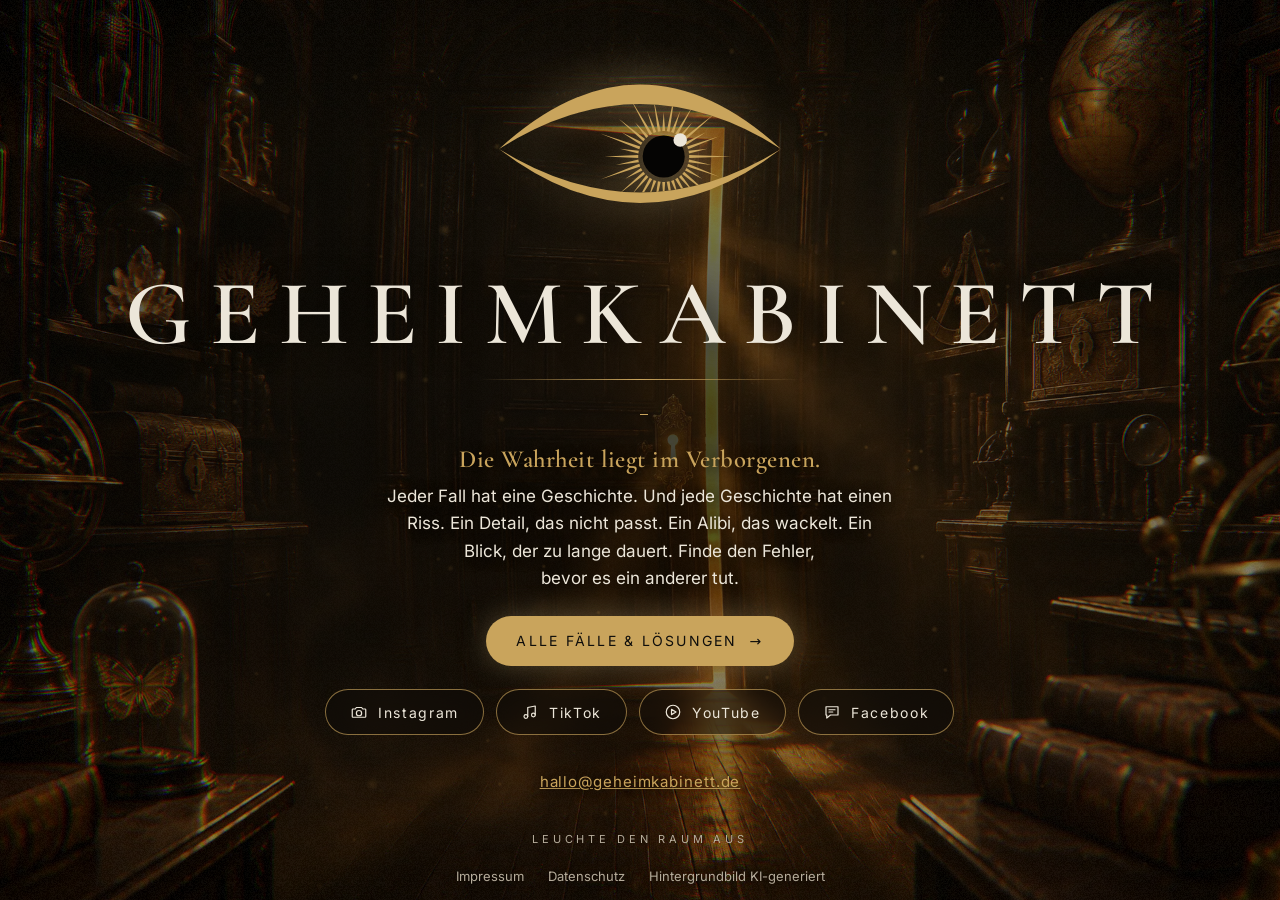
<file: index.html>
<!doctype html>
<html lang="de">
<head>
<meta charset="utf-8">
<meta name="viewport" content="width=device-width, initial-scale=1, viewport-fit=cover">
<title>Geheimkabinett – Jeder Fall ein Rätsel</title>
<meta name="description" content="Die Wahrheit liegt im Verborgenen. Jeder Fall hat eine Geschichte, und jede Geschichte hat einen Riss. Finde den Fehler, bevor es ein anderer tut.">
<meta name="theme-color" content="#0E0D0B">
<meta property="og:title" content="Geheimkabinett – Jeder Fall ein Rätsel">
<meta property="og:description" content="Die Wahrheit liegt im Verborgenen. Finde den Fehler, bevor es ein anderer tut.">
<meta property="og:image" content="https://geheimkabinett.de/og.jpg">
<link rel="icon" href="favicon.svg" type="image/svg+xml">
<link rel="preload" as="image" href="hero.webp">
<style>
@font-face{font-family:"Cormorant Garamond";font-weight:600;font-display:swap;src:url(fonts/cormorant-600.woff2) format("woff2")}
@font-face{font-family:"Inter";font-weight:400;font-display:swap;src:url(fonts/inter-400.woff2) format("woff2")}
:root{--bg:#0E0D0B;--gold:#C9A45C;--gold-hi:#F0D598;--cream:#ECE6D9;--grey:#B5AC9B}
*{box-sizing:border-box}
html,body{margin:0;height:100%;background:#000;color:var(--cream);font-family:Inter,system-ui,sans-serif;overflow:hidden}
a{color:var(--gold)}

#gl{position:fixed;inset:0;width:100%;height:100%;display:block}
.nogl #gl{display:none}
.nogl body,.nogl{background:#000 url(hero.webp) 52% 50%/cover no-repeat}

.stage{position:fixed;inset:0;display:grid;place-items:center;padding:24px 24px 64px;pointer-events:none}
.card{position:relative;display:flex;flex-direction:column;align-items:center;text-align:center;gap:clamp(12px,2.2vh,22px);pointer-events:auto}
.card::before{content:"";position:absolute;inset:-18% -30%;z-index:-1;background:radial-gradient(ellipse at center,rgba(8,7,5,.78),rgba(8,7,5,.45) 45%,transparent 72%);opacity:0;transition:opacity 1.6s ease .6s}
.on .card::before{opacity:1}

.eye{width:min(44vmin,300px);height:auto;overflow:visible;filter:drop-shadow(0 0 22px rgba(240,213,152,.45))}
.lidp{opacity:0;transition:opacity 1.2s ease .2s}.on .lidp{opacity:1}
.on .eye .draw{animation:draw 1.5s cubic-bezier(.6,.05,.3,1) forwards}
.on .eye .lid{animation-delay:.5s}
@keyframes draw{to{stroke-dashoffset:0}}
.iris{transform-box:view-box;transform-origin:100px 98px;transform:scale(0) rotate(-90deg);transition:transform 1.3s cubic-bezier(.2,1.2,.3,1) .6s}
.on .iris{transform:scale(1) rotate(0deg)}
.lidgroup{transform-box:view-box;transform-origin:100px 100px;transition:transform .22s cubic-bezier(.5,0,.3,1)}
.lidgroup.shut{transform:scaleY(.06)}
.eye{cursor:pointer;-webkit-tap-highlight-color:transparent;outline:none}
.eye:focus-visible{filter:drop-shadow(0 0 22px rgba(240,213,152,.45)) drop-shadow(0 0 3px #ECE6D9)}
.lidgroup.blink{animation:blink .3s ease-in-out}
@keyframes blink{0%,100%{transform:scaleY(1)}45%{transform:scaleY(.06)}}
.look{transition:transform .3s cubic-bezier(.2,.8,.3,1)}

h1{font-family:"Cormorant Garamond",Georgia,serif;font-weight:600;font-size:clamp(28px,7.4vw,92px);letter-spacing:.2em;margin:0 -.2em 0 0;line-height:1;white-space:nowrap;text-shadow:0 2px 30px rgba(0,0,0,.9)}
h1 span{display:inline-block;opacity:0;filter:blur(14px);transform:translateY(18px) scale(1.25)}
.on h1 span{animation:letter 1s cubic-bezier(.2,.8,.2,1) forwards;animation-delay:calc(1.1s + var(--i)*.06s)}
@keyframes letter{55%{opacity:1;filter:blur(0);color:var(--gold-hi);text-shadow:0 0 28px rgba(240,213,152,.95)}100%{opacity:1;filter:blur(0);transform:none;color:var(--cream)}}
.rule{width:0;height:1px;background:linear-gradient(90deg,transparent,var(--gold),transparent);transition:width 1.2s cubic-bezier(.6,0,.2,1) 2.1s}
.on .rule{width:min(60vw,320px)}
.tag{font-size:clamp(11px,1.6vw,15px);letter-spacing:.45em;text-transform:uppercase;color:var(--grey);margin:0 -.45em 0 0;min-height:1.4em;text-shadow:0 1px 12px #000}
.caret{display:inline-block;width:.55em;border-bottom:1px solid var(--gold);margin-left:2px;animation:caret 1s steps(1) infinite}
@keyframes caret{50%{opacity:0}}

.fade{opacity:0;transform:translateY(16px);filter:blur(6px);transition:opacity 1s ease,transform 1s ease,filter 1s ease}
.on .fade{opacity:1;transform:none;filter:none}
.on .f1{transition-delay:3.2s}.on .f2{transition-delay:3.5s}.on .f3{transition-delay:3.8s}.on .f4{transition-delay:4.6s}
.claim{display:block;margin-bottom:.35em;font-family:'Cormorant Garamond',Georgia,serif;font-weight:600;font-size:1.45em;line-height:1.2;color:var(--gold);letter-spacing:.02em}
.nb{white-space:nowrap}
.lead{max-width:30em;margin:4px 0 0;line-height:1.6;font-size:clamp(14px,1.8vw,17px);text-shadow:0 1px 14px #000}
.links{display:flex;flex-wrap:wrap;gap:12px;justify-content:center;list-style:none;padding:0;margin:4px 0 0}
.links a{position:relative;display:inline-flex;align-items:center;min-height:46px;padding:11px 24px;border:1px solid rgba(201,164,92,.65);border-radius:999px;text-decoration:none;letter-spacing:.12em;font-size:14px;color:var(--cream);background:rgba(14,13,11,.45);-webkit-backdrop-filter:blur(12px);backdrop-filter:blur(12px);overflow:hidden;transition:color .3s,border-color .3s,box-shadow .3s,transform .2s ease-out;will-change:transform}
.links a::before{content:"";position:absolute;inset:0;background:linear-gradient(120deg,var(--gold),var(--gold-hi));transform:translateY(101%);transition:transform .35s cubic-bezier(.6,0,.2,1);z-index:-1}
.links a:hover,.links a:focus-visible{color:#0E0D0B;border-color:var(--gold-hi);box-shadow:0 0 28px rgba(240,213,152,.45)}
.links a:hover::before,.links a:focus-visible::before{transform:none}
.links a svg{width:18px;height:18px;margin-right:10px;fill:none;stroke:currentColor;stroke-width:1.6;stroke-linecap:round;stroke-linejoin:round;flex:none}
.ctawrap{margin:4px 0 0}
.cta{display:inline-flex;align-items:center;gap:12px;min-height:50px;padding:12px 30px;border-radius:999px;background:var(--gold);color:#0E0D0B;text-decoration:none;font-size:14px;letter-spacing:.16em;text-transform:uppercase;box-shadow:0 0 30px rgba(240,213,152,.28);transition:background .25s,box-shadow .25s,transform .15s}
.cta:hover,.cta:focus-visible{background:var(--gold-hi);box-shadow:0 0 42px rgba(240,213,152,.55);outline:none}
.cta:active{transform:scale(.97)}
.cta span{transition:transform .25s}.cta:hover span{transform:translateX(4px)}
@media (max-height:720px){.lead{font-size:13px;line-height:1.45}.mail{display:none}.hint{display:none}.card{gap:10px}.links{gap:8px}.links a{min-height:40px;padding:8px 15px;font-size:13px;letter-spacing:.08em}.links a svg{width:16px;height:16px;margin-right:7px}.cta{min-height:44px;padding:10px 24px;font-size:13px}.eye{width:min(34vmin,300px)}}
@media (max-height:640px) and (max-width:480px){.lead{font-size:12.5px;line-height:1.4}.eye{width:28vmin}}
.mail{font-size:15px;letter-spacing:.06em;text-shadow:0 1px 12px #000}
.hint{position:fixed;left:0;right:0;bottom:54px;text-align:center;font-size:11px;letter-spacing:.35em;text-transform:uppercase;color:var(--grey);pointer-events:none;margin:0}
.hint.off{opacity:0!important}
footer{position:fixed;bottom:16px;left:0;right:0;text-align:center;font-size:13px}
footer a{color:var(--grey);margin:0 12px;text-decoration:none;text-shadow:0 1px 8px #000}
footer a:hover{color:var(--cream)}
footer .ai{color:var(--grey);margin:0 12px;text-shadow:0 1px 8px #000}

@media (max-height:560px){.lead{display:none}.eye{width:30vmin}}
@media (prefers-reduced-motion:reduce){
  .lidp{opacity:1;transition:none}
  .iris{transform:scale(1);transition:none}
  h1 span{opacity:1;filter:none;transform:none}.on h1 span{animation:none}
  .rule{width:min(60vw,320px);transition:none}
  .fade{opacity:1;transform:none;filter:none;transition:none}
  .caret{display:none}.hint{display:none}
}
</style>
</head>
<body>
<canvas id="gl" aria-hidden="true"></canvas>

<main class="stage" id="stage">
  <div class="card">
    <svg class="eye" id="eye" viewBox="0 36 200 130" role="button" tabindex="0" aria-pressed="false" aria-label="Auge kurz schließen">
      <rect x="0" y="36" width="200" height="130" fill="transparent" pointer-events="all"/>
      <g class="lidgroup" id="lid">
        <clipPath id="almond"><path d="M6 100 Q100 40 194 100 Q100 158 6 100 Z"/></clipPath>
        <g clip-path="url(#almond)"><g class="look" id="look"><g class="iris">
          <polygon points="116.97,97.04 145.00,98.00 116.97,98.96" fill="#C9A45C"/><polygon points="116.88,100.00 131.91,103.63 116.55,101.90" fill="#C9A45C"/><polygon points="116.28,102.90 137.02,111.48 115.62,104.71" fill="#C9A45C"/><polygon points="115.18,105.65 125.63,112.80 114.22,107.32" fill="#C9A45C"/><polygon points="113.62,108.17 134.47,126.93 112.38,109.65" fill="#C9A45C"/><polygon points="111.65,110.38 120.83,122.82 110.17,111.62" fill="#C9A45C"/><polygon points="109.32,112.22 119.70,132.12 107.65,113.18" fill="#C9A45C"/><polygon points="106.71,113.62 110.12,125.81 104.90,114.28" fill="#C9A45C"/><polygon points="103.90,114.55 107.81,142.32 102.00,114.88" fill="#C9A45C"/><polygon points="100.96,114.97 100.00,130.40 99.04,114.97" fill="#C9A45C"/><polygon points="98.00,114.88 93.16,136.80 96.10,114.55" fill="#C9A45C"/><polygon points="95.10,114.28 89.88,125.81 93.29,113.62" fill="#C9A45C"/><polygon points="92.35,113.18 77.50,136.97 90.68,112.22" fill="#C9A45C"/><polygon points="89.83,111.62 79.17,122.82 88.35,110.38" fill="#C9A45C"/><polygon points="87.62,109.65 69.82,123.33 86.38,108.17" fill="#C9A45C"/><polygon points="85.78,107.32 74.37,112.80 84.82,105.65" fill="#C9A45C"/><polygon points="84.38,104.71 57.71,113.39 83.72,102.90" fill="#C9A45C"/><polygon points="83.45,101.90 68.09,103.63 83.12,100.00" fill="#C9A45C"/><polygon points="83.03,98.96 60.60,98.00 83.03,97.04" fill="#C9A45C"/><polygon points="83.12,96.00 70.85,92.86 83.45,94.10" fill="#C9A45C"/><polygon points="83.72,93.10 57.71,82.61 84.38,91.29" fill="#C9A45C"/><polygon points="84.82,90.35 71.94,81.80 85.78,88.68" fill="#C9A45C"/><polygon points="86.38,87.83 69.82,72.67 87.62,86.35" fill="#C9A45C"/><polygon points="88.35,85.62 80.97,75.33 89.83,84.38" fill="#C9A45C"/><polygon points="90.68,83.78 77.50,59.03 92.35,82.82" fill="#C9A45C"/><polygon points="93.29,82.38 88.92,67.55 95.10,81.72" fill="#C9A45C"/><polygon points="96.10,81.45 93.16,59.20 98.00,81.12" fill="#C9A45C"/><polygon points="99.04,81.03 100.00,68.40 100.96,81.03" fill="#C9A45C"/><polygon points="102.00,81.12 107.81,53.68 103.90,81.45" fill="#C9A45C"/><polygon points="104.90,81.72 111.08,67.55 106.71,82.38" fill="#C9A45C"/><polygon points="107.65,82.82 119.70,63.88 109.32,83.78" fill="#C9A45C"/><polygon points="110.17,84.38 119.03,75.33 111.65,85.62" fill="#C9A45C"/><polygon points="112.38,86.35 134.47,69.07 113.62,87.83" fill="#C9A45C"/><polygon points="114.22,88.68 128.06,81.80 115.18,90.35" fill="#C9A45C"/><polygon points="115.62,91.29 137.02,84.52 116.28,93.10" fill="#C9A45C"/><polygon points="116.55,94.10 129.15,92.86 116.88,96.00" fill="#C9A45C"/>
          <circle cx="100" cy="98" r="14" fill="#050403"/>
          <circle cx="111" cy="87" r="4.5" fill="#ECE6D9"/>
        </g></g></g>
        <path class="lidp" d="M6 100 Q100 14 194 100 Q100 40 6 100 Z" fill="#C9A45C"/>
        <path class="lidp" d="M6 100 Q100 172 194 100 Q100 158 6 100 Z" fill="#C9A45C"/>
      </g>
    </svg>
    <h1 id="title" aria-label="Geheimkabinett"></h1>
    <div class="rule" aria-hidden="true"></div>
    <p class="tag"><span id="tag"></span><span class="caret" aria-hidden="true"></span></p>
    <p class="lead fade f1"><span class="claim">Die Wahrheit liegt im Verborgenen.</span>Jeder Fall hat eine Geschichte. Und jede Geschichte hat einen Riss. Ein Detail, das nicht passt. Ein Alibi, das wackelt. Ein Blick, der zu lange dauert. <span class="nb">Finde den Fehler,</span> <span class="nb">bevor es ein anderer tut.</span></p>
    <p class="fade f2 ctawrap"><a class="cta" href="faelle.html">Alle Fälle &amp; Lösungen<span aria-hidden="true">→</span></a></p>
    <ul class="links fade f2">
      <li><a href="https://www.instagram.com/geheimkabinett/" rel="noopener"><svg viewBox="0 0 24 24" aria-hidden="true"><path d="M4 8h3l1.5-2h7L17 8h3a1 1 0 0 1 1 1v9a1 1 0 0 1-1 1H4a1 1 0 0 1-1-1V9a1 1 0 0 1 1-1z"/><circle cx="12" cy="13.5" r="3.5"/></svg>Instagram</a></li>
      <li><a href="https://www.tiktok.com/@geheimkabinett" rel="noopener"><svg viewBox="0 0 24 24" aria-hidden="true"><path d="M9 18V6l10-2v12"/><circle cx="6.5" cy="18" r="2.5"/><circle cx="16.5" cy="16" r="2.5"/></svg>TikTok</a></li>
      <li><a href="https://www.youtube.com/@geheimkabinett" rel="noopener"><svg viewBox="0 0 24 24" aria-hidden="true"><circle cx="12" cy="12" r="9"/><path d="M10 8.5l6 3.5-6 3.5z"/></svg>YouTube</a></li>
      <li><a href="https://www.facebook.com/geheimkabinett/" rel="noopener"><svg viewBox="0 0 24 24" aria-hidden="true"><path d="M4 5h16v11H10l-5 4v-4H4z"/><path d="M8 9h8M8 12h5"/></svg>Facebook</a></li>
    </ul>
    <p class="fade f3"><a class="mail" href="mailto:hallo@geheimkabinett.de">hallo@geheimkabinett.de</a></p>
  </div>
</main>
<p class="hint fade f4" id="hint" aria-hidden="true">Leuchte den Raum aus</p>
<footer><a href="impressum.html">Impressum</a><a href="datenschutz.html">Datenschutz</a><span class="ai">Hintergrundbild KI-generiert</span></footer>

<script id="fs" type="x-shader/x-fragment">
precision highp float;
uniform sampler2D uTex;
uniform vec2 uRes, uImg, uPtr;
uniform float uTime, uReveal, uLight, uFade;

float hash(vec2 p){p=fract(p*vec2(123.34,456.21));p+=dot(p,p+45.32);return fract(p.x*p.y);}
float noise(vec2 p){vec2 i=floor(p),f=fract(p);f=f*f*(3.-2.*f);
  return mix(mix(hash(i),hash(i+vec2(1.,0.)),f.x),mix(hash(i+vec2(0.,1.)),hash(i+vec2(1.,1.)),f.x),f.y);}
float fbm(vec2 p){float a=.5,s=0.;for(int i=0;i<4;i++){s+=a*noise(p);p=p*2.03+vec2(1.7,9.2);a*=.5;}return s;}

void main(){
  vec2 frag=gl_FragCoord.xy;
  float sc=max(uRes.x/uImg.x,uRes.y/uImg.y)*1.09;
  vec2 uv=(frag-.5*uRes)/(uImg*sc)+vec2(.52,.5);
  vec2 p=(frag-.5*uRes)/uRes.y;

  // Tiefe: der Raum läuft auf die Tür zu, also ist die Mitte fern und der Rand nah
  vec2 vp=vec2(.53,.56);
  float depth=smoothstep(.02,.6,length((uv-vp)*vec2(1.,1.25)));
  float zoom=1.-.014*sin(uTime*.22)-.05*(1.-uReveal);
  vec2 suv=vp+(uv-vp)*zoom-uPtr*depth*vec2(.024,.015);
  vec2 ca=(suv-vp)*.005*depth;
  vec3 col=vec3(texture2D(uTex,suv+ca).r,texture2D(uTex,suv).g,texture2D(uTex,suv-ca).b);

  // Laterne am Zeiger
  vec2 lp=uPtr*vec2(.5*uRes.x/uRes.y,.5);
  float L=exp(-dot(p-lp,p-lp)/.085);
  float flick=.9+.1*noise(vec2(uTime*3.2,1.3));
  col*=mix(1.,.38+1.35*L*flick,uLight);

  // Licht aus dem Türspalt, Dunst und Staub
  vec3 gold=vec3(1.,.74,.34);
  vec2 door=vec2(.565,.56);
  float dm=exp(-length((suv-door)*vec2(1.6,1.))*3.2);
  float haze=fbm(suv*vec2(3.,5.)+vec2(uTime*.03,-uTime*.05));
  col+=gold*dm*(.08+.3*haze)*(.85+.15*sin(uTime*1.7));
  float dust=0.;
  for(int i=0;i<3;i++){
    float fi=float(i);
    vec2 q=p*(6.+fi*5.)+vec2(uTime*.02*(fi+1.),-uTime*(.03+.02*fi))+fi*17.;
    vec2 id=floor(q),f=fract(q)-.5;
    float h=hash(id+fi*3.1);
    vec2 o=vec2(hash(id+1.7),hash(id+8.3))-.5;
    float tw=.5+.5*sin(uTime*(1.+h*2.)+h*40.);
    dust+=step(.7,h)*smoothstep(.05,0.,length(f-o*.7))*tw;
  }
  col+=gold*dust*(.5*dm+.55*L*uLight+.04);

  // Vignette
  vec2 q2=frag/uRes-.5;
  col*=mix(.3,1.,smoothstep(.85,.25,length(q2)));

  // Schlüsselloch-Blende, die sich öffnet
  float e=uReveal*uReveal*uReveal;
  float s=mix(.9,16.,e);
  vec2 k=p/s;
  float dc=length(k-vec2(0.,.10))-.17;
  float ty=clamp((.05-k.y)/.40,0.,1.);
  float dt=max(abs(k.x)-mix(.075,.16,ty),max(k.y-.05,-.35-k.y));
  float dk=min(dc,dt)*s;
  float m=smoothstep(.004,-.004,dk);
  float rim=exp(-abs(dk)*45.)*(1.-uReveal);
  col=col*m+gold*rim*.7;

  col+=(hash(frag+fract(uTime)*100.)-.5)*.045;
  gl_FragColor=vec4(col*uFade,1.);
}
</script>
<script>
(function(){
  var reduce=window.matchMedia('(prefers-reduced-motion: reduce)').matches;
  var stage=document.getElementById('stage'), hint=document.getElementById('hint');

  var title=document.getElementById('title');
  'GEHEIMKABINETT'.split('').forEach(function(ch,i){var s=document.createElement('span');s.textContent=ch;s.style.setProperty('--i',i);s.setAttribute('aria-hidden','true');title.appendChild(s);});

  var tagText='Jeder Fall ein Rätsel', tagEl=document.getElementById('tag');
  function typeTag(delay){
    if(reduce){tagEl.textContent=tagText;return;}
    setTimeout(function(){var i=0;(function step(){tagEl.textContent=tagText.slice(0,++i);if(i<tagText.length)setTimeout(step,50+Math.random()*60);})();},delay);
  }
  function showCard(){document.documentElement.classList.add('on');document.body.classList.add('on');typeTag(2500);blinkLater(4000);}

  // Auge: blinzeln und dem Zeiger folgen
  var lid=document.getElementById('lid'), look=document.getElementById('look'), eye=document.querySelector('.eye');
  function blinkLater(d){if(reduce)return;setTimeout(function(){if(lid.classList.contains('shut')){blinkLater(1500);return;}lid.classList.remove('blink');requestAnimationFrame(function(){requestAnimationFrame(function(){lid.classList.add('blink');});});blinkLater(4000+Math.random()*5000);},d);}
  // Klick aufs Auge: schließen bzw. wieder öffnen
  var eyeT=0;
  function setEye(shut){clearTimeout(eyeT);lid.classList.remove('blink');lid.classList.toggle('shut',shut);eye.setAttribute('aria-pressed',shut?'true':'false');if(shut)eyeT=setTimeout(function(){setEye(false);},1600);}
  function toggleEye(){setEye(!lid.classList.contains('shut'));}
  eye.addEventListener('click',toggleEye);
  eye.addEventListener('keydown',function(e){if(e.key==='Enter'||e.key===' '){e.preventDefault();toggleEye();}});
  function aimEye(x,y){var r=eye.getBoundingClientRect(),dx=x-(r.left+r.width/2),dy=y-(r.top+r.height/2),d=Math.hypot(dx,dy)||1,k=Math.min(1,d/400);
    look.setAttribute('transform','translate('+(dx/d*k*22).toFixed(1)+' '+(dy/d*k*10).toFixed(1)+')');}

  // Zeiger (Maus oder Finger); ohne Bewegung wandert die Laterne von selbst
  var tx=0,ty=0,px=0,py=0,lastMove=-1e9,cx=innerWidth/2,cy=innerHeight/2;
  function onMove(e){cx=e.clientX;cy=e.clientY;lastMove=performance.now();hint.classList.add('off');}
  window.addEventListener('pointermove',onMove,{passive:true});
  window.addEventListener('pointerdown',onMove,{passive:true});

  // Magnetische Buttons
  if(!reduce&&window.matchMedia('(hover:hover)').matches){
    document.querySelectorAll('.links a').forEach(function(a){
      a.addEventListener('pointermove',function(e){var r=a.getBoundingClientRect();a.style.transform='translate('+((e.clientX-r.left-r.width/2)*.25).toFixed(1)+'px,'+((e.clientY-r.top-r.height/2)*.35).toFixed(1)+'px)';});
      a.addEventListener('pointerleave',function(){a.style.transform='';});
    });
  }

  // WebGL
  var canvas=document.getElementById('gl');
  var gl=canvas.getContext('webgl',{antialias:false,alpha:false,powerPreference:'high-performance'});
  function fallback(){document.documentElement.classList.add('nogl');showCard();}
  if(!gl){fallback();return;}
  function sh(type,src){var s=gl.createShader(type);gl.shaderSource(s,src);gl.compileShader(s);if(!gl.getShaderParameter(s,gl.COMPILE_STATUS)){console.error(gl.getShaderInfoLog(s));return null;}return s;}
  var vs=sh(gl.VERTEX_SHADER,'attribute vec2 a;void main(){gl_Position=vec4(a,0.,1.);}');
  var fs=sh(gl.FRAGMENT_SHADER,document.getElementById('fs').textContent);
  if(!vs||!fs){fallback();return;}
  var prog=gl.createProgram();gl.attachShader(prog,vs);gl.attachShader(prog,fs);gl.linkProgram(prog);
  if(!gl.getProgramParameter(prog,gl.LINK_STATUS)){fallback();return;}
  gl.useProgram(prog);
  var buf=gl.createBuffer();gl.bindBuffer(gl.ARRAY_BUFFER,buf);
  gl.bufferData(gl.ARRAY_BUFFER,new Float32Array([-1,-1,3,-1,-1,3]),gl.STATIC_DRAW);
  var loc=gl.getAttribLocation(prog,'a');gl.enableVertexAttribArray(loc);gl.vertexAttribPointer(loc,2,gl.FLOAT,false,0,0);
  var U={};['uTex','uRes','uImg','uPtr','uTime','uReveal','uLight','uFade'].forEach(function(n){U[n]=gl.getUniformLocation(prog,n);});

  function resize(){var dpr=Math.min(window.devicePixelRatio||1,1.5);var w=Math.round(innerWidth*dpr),h=Math.round(innerHeight*dpr);
    if(canvas.width!==w||canvas.height!==h){canvas.width=w;canvas.height=h;gl.viewport(0,0,w,h);}gl.uniform2f(U.uRes,w,h);}
  window.addEventListener('resize',resize);

  var img=new Image();
  img.onerror=fallback;
  img.onload=function(){
    var tex=gl.createTexture();gl.bindTexture(gl.TEXTURE_2D,tex);
    gl.pixelStorei(gl.UNPACK_FLIP_Y_WEBGL,true);
    gl.texImage2D(gl.TEXTURE_2D,0,gl.RGB,gl.RGB,gl.UNSIGNED_BYTE,img);
    gl.texParameteri(gl.TEXTURE_2D,gl.TEXTURE_MIN_FILTER,gl.LINEAR);gl.texParameteri(gl.TEXTURE_2D,gl.TEXTURE_MAG_FILTER,gl.LINEAR);
    gl.texParameteri(gl.TEXTURE_2D,gl.TEXTURE_WRAP_S,gl.CLAMP_TO_EDGE);gl.texParameteri(gl.TEXTURE_2D,gl.TEXTURE_WRAP_T,gl.CLAMP_TO_EDGE);
    gl.uniform1i(U.uTex,0);gl.uniform2f(U.uImg,img.naturalWidth,img.naturalHeight);
    resize();
    var t0=performance.now(), shown=false;
    function ease(x){x=Math.max(0,Math.min(1,x));return x*x*(3-2*x);}
    function frame(now){
      var t=(now-t0)/1000;
      var forced=window.__t; if(forced!=null){t=forced;}
      var reveal=reduce?1:ease((t-1.1)/2.6);
      if(!shown&&(reduce||t>2.4)){shown=true;showCard();}
      // Zielposition: echter Zeiger oder langsames Wandern
      if(now-lastMove>3500||forced!=null){var a=t*.35;tx=Math.sin(a)*.55;ty=Math.sin(a*1.7+1.)*.35;if(forced==null)aimEye(innerWidth/2+tx*innerWidth/2,innerHeight/2-ty*innerHeight/2);}
      else{tx=cx/innerWidth*2-1;ty=-(cy/innerHeight*2-1);aimEye(cx,cy);}
      px+=(tx-px)*.07;py+=(ty-py)*.07;
      gl.uniform2f(U.uPtr,reduce?0:px,reduce?0:py);
      gl.uniform1f(U.uTime,reduce?0:t);
      gl.uniform1f(U.uReveal,reveal);
      gl.uniform1f(U.uLight,reduce?0:ease((t-3.4)/1.8));
      gl.uniform1f(U.uFade,reduce?1:ease(t/.9));
      gl.drawArrays(gl.TRIANGLES,0,3);
      if(!reduce)requestAnimationFrame(frame);
    }
    requestAnimationFrame(frame);
    if(reduce)window.addEventListener('resize',function(){requestAnimationFrame(frame);});
  };
  img.src='hero.webp';
})();
</script>
</body>
</html>
</file>
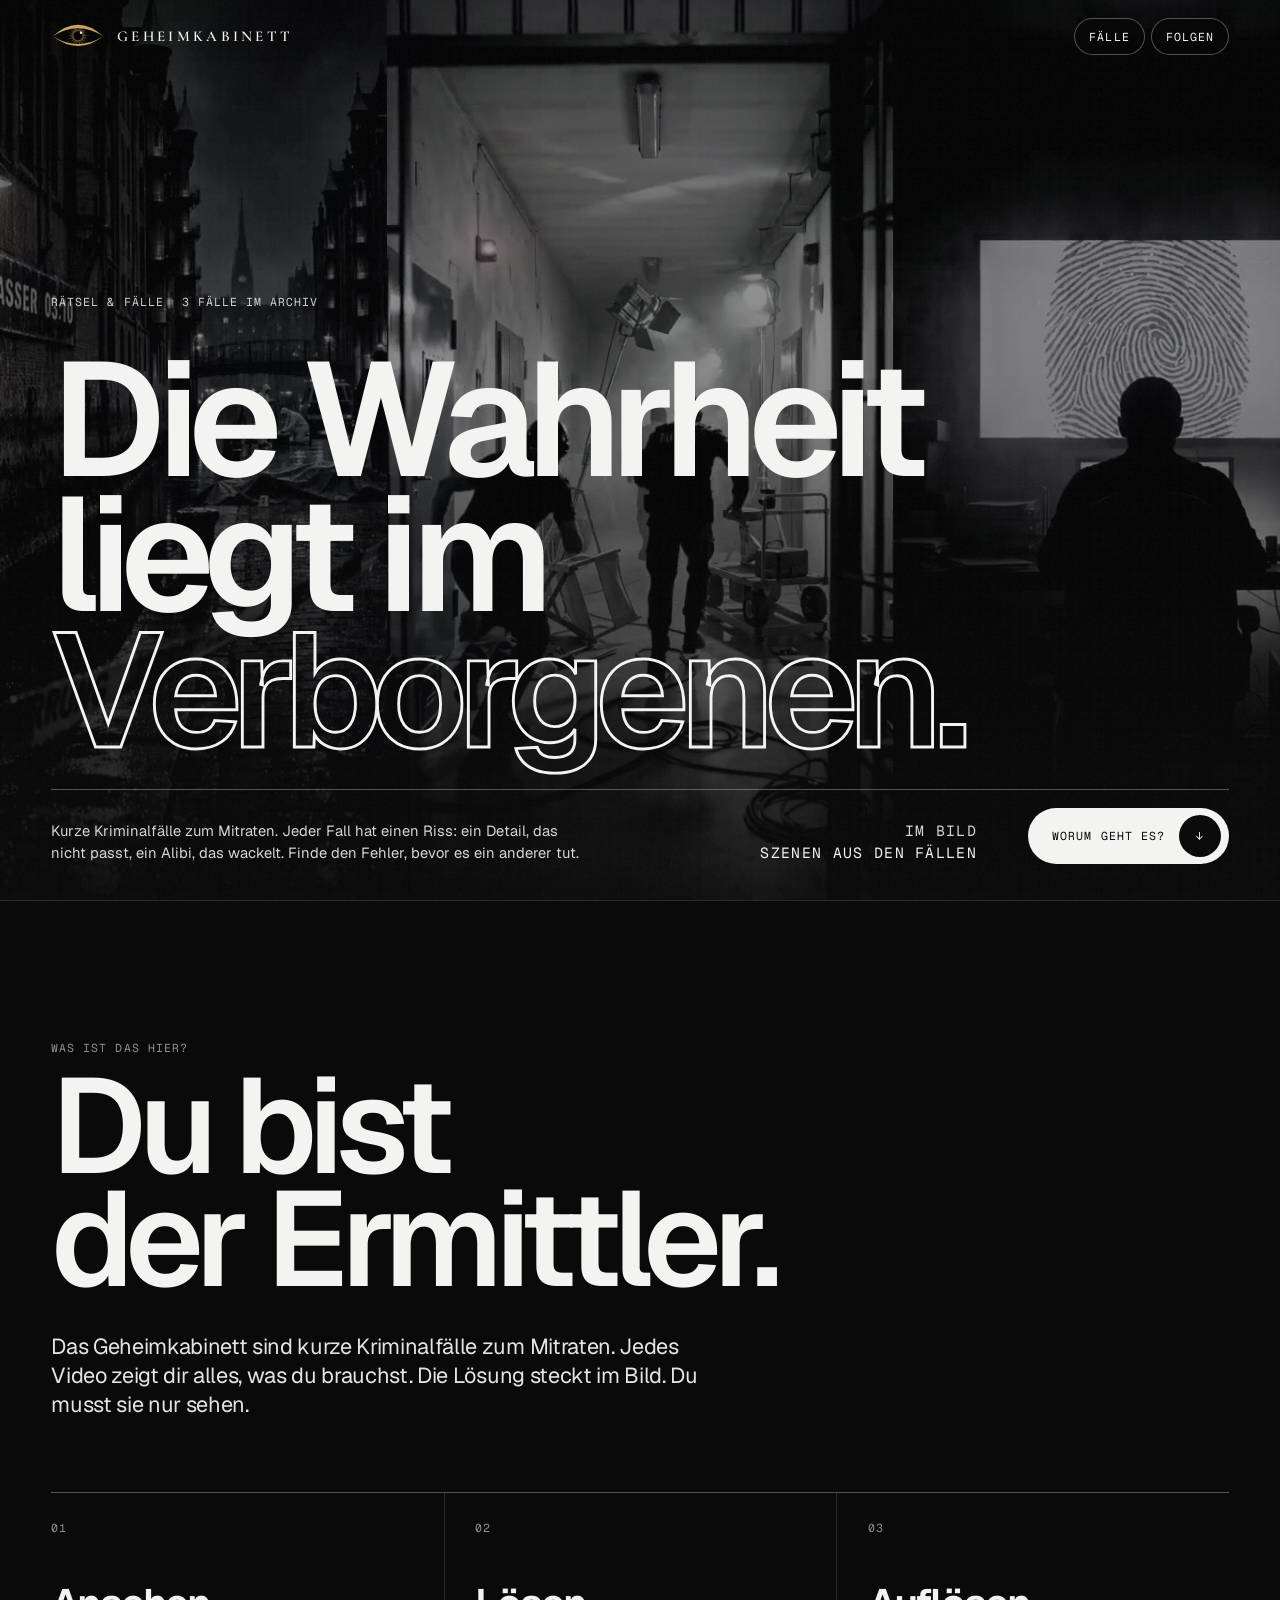
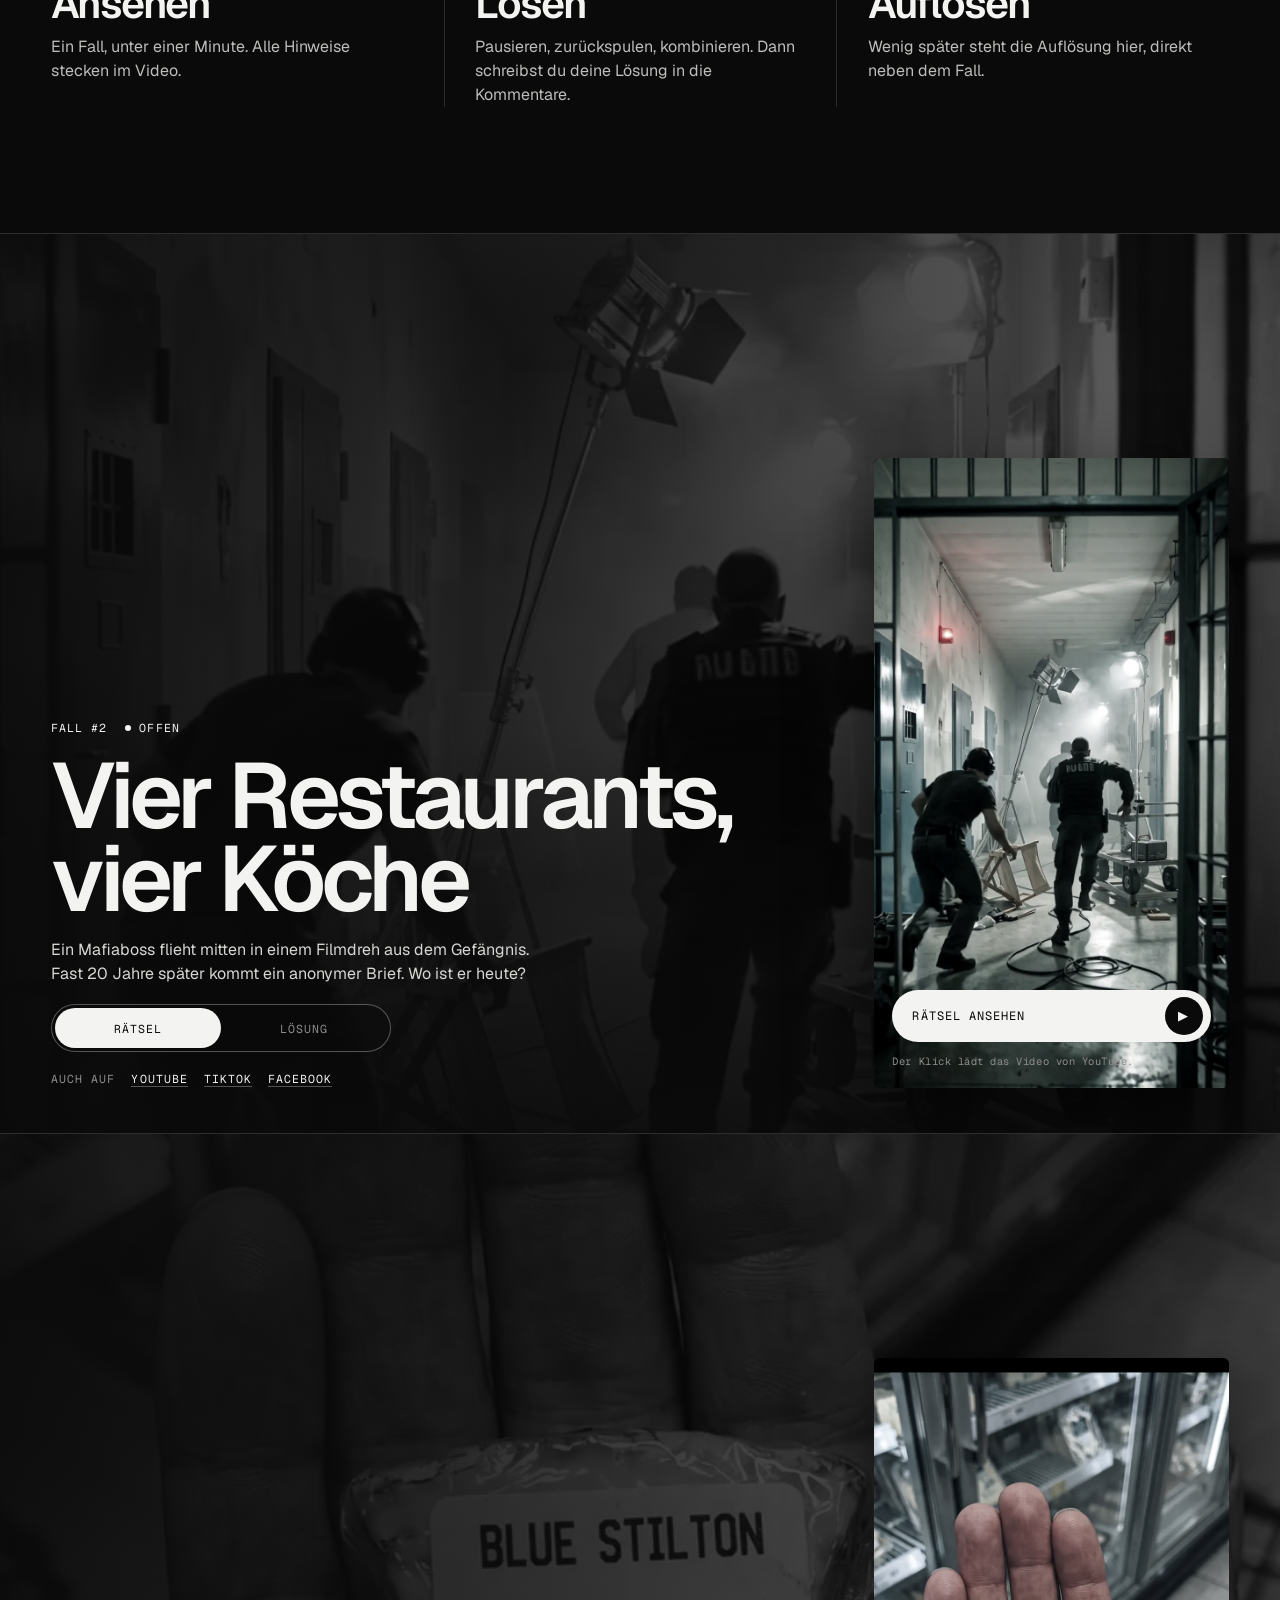
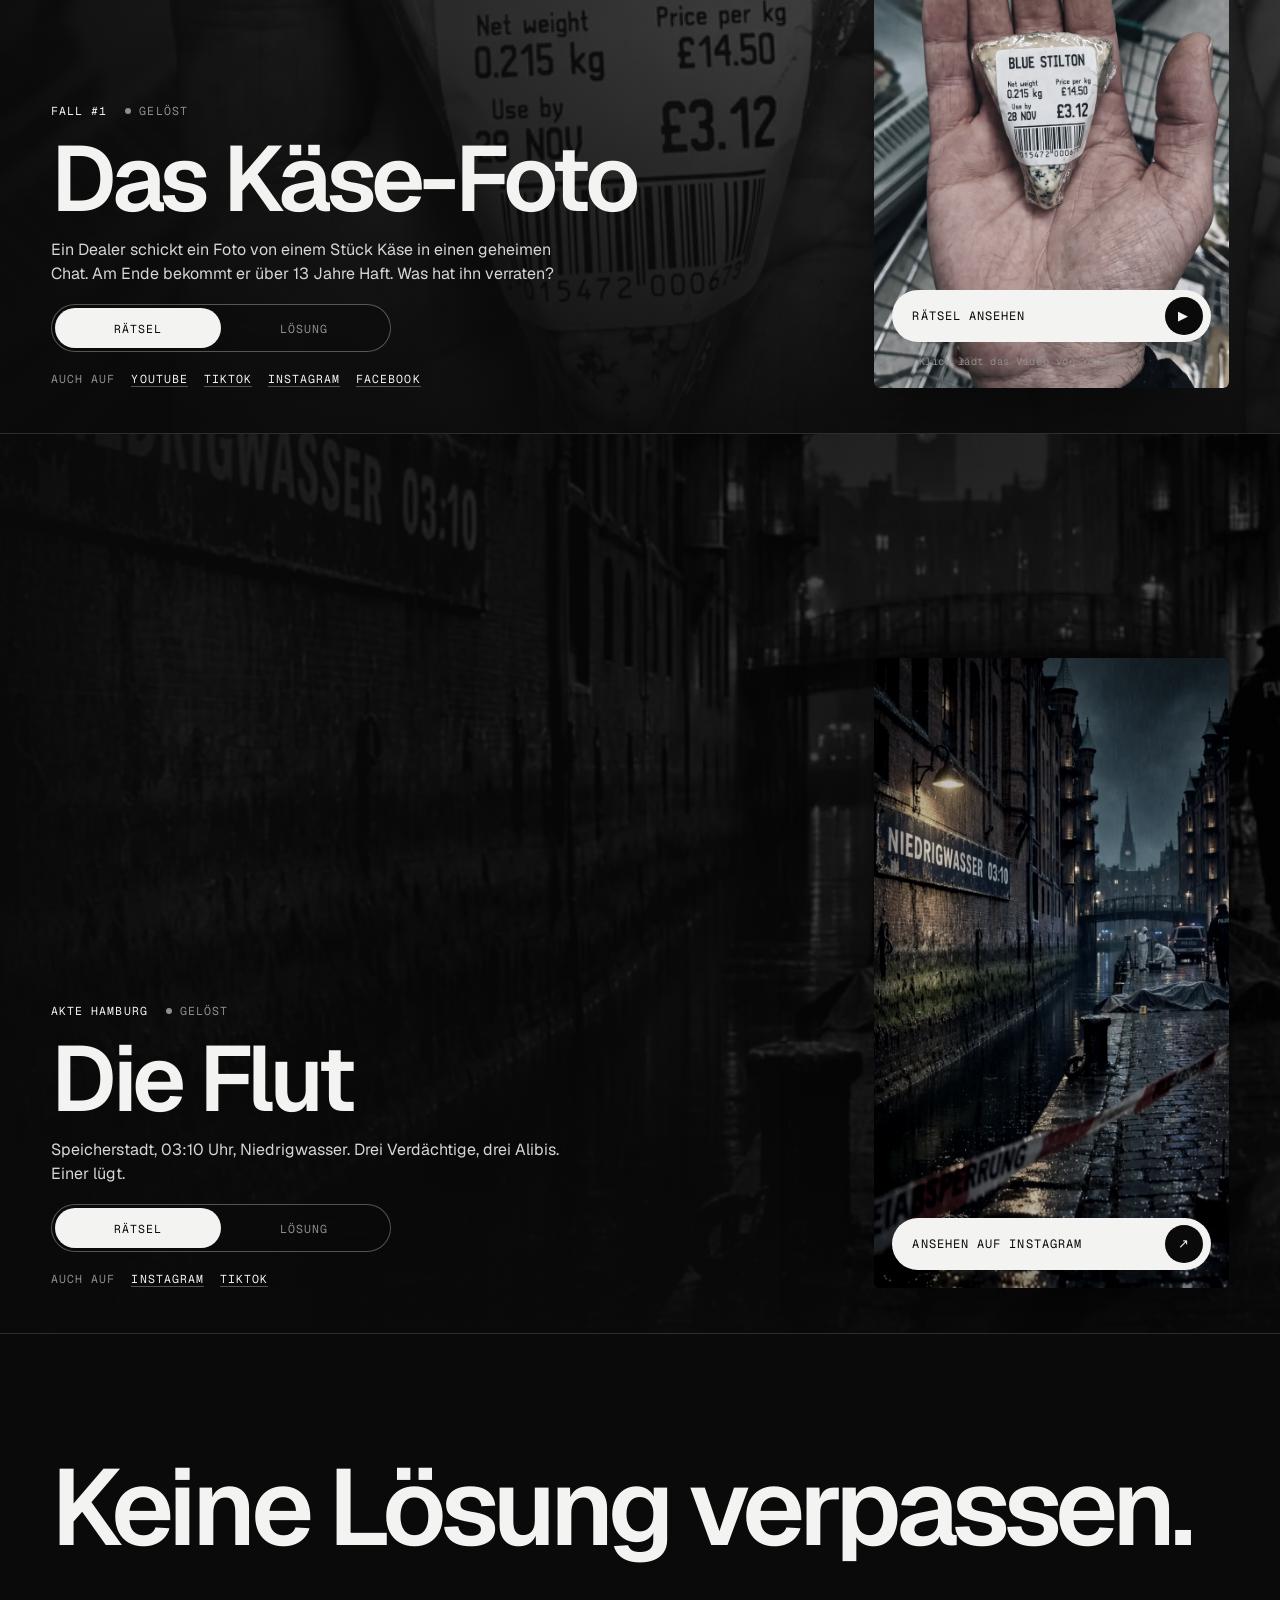
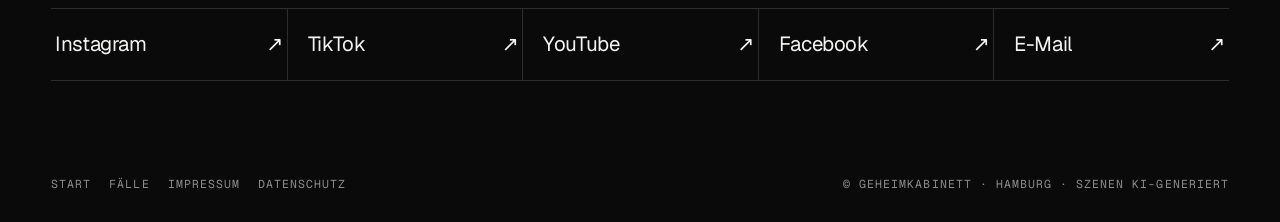
<file: test/index.html>
<!doctype html>
<html lang="de">
<head>
<meta charset="utf-8">
<meta name="viewport" content="width=device-width, initial-scale=1, viewport-fit=cover">
<title>Geheimkabinett – Jeder Fall ein Rätsel</title>
<meta name="description" content="Die Wahrheit liegt im Verborgenen. Jeder Fall hat eine Geschichte, und jede Geschichte hat einen Riss. Finde den Fehler, bevor es ein anderer tut.">
<meta name="robots" content="noindex,nofollow">
<meta name="theme-color" content="#0A0A0B">
<meta property="og:title" content="Geheimkabinett – Jeder Fall ein Rätsel">
<meta property="og:description" content="Die Wahrheit liegt im Verborgenen. Finde den Fehler, bevor es ein anderer tut.">
<meta property="og:image" content="https://geheimkabinett.de/og.jpg">
<link rel="icon" href="favicon.svg" type="image/svg+xml">
<link rel="preload" href="fonts/geist.woff2" as="font" type="font/woff2" crossorigin>
<link rel="stylesheet" href="site.css">
<link rel="preload" as="image" href="bg-desktop.jpg" media="(min-aspect-ratio:1/1)">
<link rel="preload" as="image" href="bg-mobile.jpg" media="(max-aspect-ratio:1/1)">
<style>
.hero{position:relative;height:100svh;min-height:560px;display:flex;flex-direction:column;justify-content:flex-end;gap:clamp(18px,3.4vh,40px);padding:0 var(--pad) clamp(22px,4vh,44px);overflow:hidden;isolation:isolate}
.hero video,.hero .still{position:absolute;inset:0;width:100%;height:100%;object-fit:cover;z-index:-3}
.hero .still{background:#000 url(bg-mobile.jpg) center/cover}
@media (min-aspect-ratio:1/1){.hero .still{background-image:url(bg-desktop.jpg)}}
.hero::before{content:"";position:absolute;inset:0;z-index:-2;background:linear-gradient(0deg,rgba(10,10,11,.96) 0%,rgba(10,10,11,.5) 46%,rgba(10,10,11,.38) 100%)}
.hero::after{content:"";position:absolute;inset:-50%;z-index:-1;pointer-events:none;opacity:.07;background-image:url("data:image/svg+xml,%3Csvg xmlns='http://www.w3.org/2000/svg' width='160' height='160'%3E%3Cfilter id='n'%3E%3CfeTurbulence baseFrequency='.9' numOctaves='2'/%3E%3C/filter%3E%3Crect width='160' height='160' filter='url(%23n)'/%3E%3C/svg%3E");animation:grain .9s steps(6) infinite}
@keyframes grain{0%{transform:translate(0,0)}20%{transform:translate(-3%,2%)}40%{transform:translate(2%,-3%)}60%{transform:translate(-2%,-2%)}80%{transform:translate(3%,3%)}100%{transform:translate(0,0)}}
.hero .tag{display:flex;gap:18px;color:#CFCFCC}
h1{font-weight:600;font-size:clamp(46px,min(12.6vw,19vh),230px);line-height:.84;letter-spacing:-.06em;margin:0}
h1 .l{display:block;overflow:hidden;padding-bottom:.1em;margin-bottom:-.1em}
h1 .l>span{display:block;transform:translateY(108%);animation:rise 1s cubic-bezier(.2,.8,.2,1) forwards}
h1 .l:nth-child(2)>span{animation-delay:.1s}h1 .l:nth-child(3)>span{animation-delay:.2s}
h1 em{font-style:normal;color:transparent;-webkit-text-stroke:.018em var(--ink)}
@keyframes rise{to{transform:none}}
.hero-foot{display:grid;grid-template-columns:minmax(0,34em) 1fr auto;gap:20px clamp(20px,4vw,60px);align-items:end;padding-top:18px;border-top:1px solid var(--line-2)}
.hero-foot p{margin:0;color:#D6D6D3;font-size:clamp(14.5px,1.15vw,17px)}
.now{justify-self:end;text-align:right;color:var(--mute)}
.now b{display:block;font-weight:400;color:var(--ink)}
.go{display:inline-flex;align-items:center;gap:14px;min-height:56px;padding:0 8px 0 24px;border-radius:99px;background:var(--ink);color:var(--bg);text-decoration:none;white-space:nowrap}
.go i{display:grid;place-items:center;width:42px;height:42px;border-radius:50%;background:var(--bg);color:var(--ink);font-style:normal;transition:transform .25s}
.go:hover i{transform:translateY(3px)}
.what{padding:clamp(72px,14vh,170px) var(--pad);border-top:1px solid var(--line)}
.what h2{font-weight:600;font-size:clamp(48px,10.5vw,190px);line-height:.84;letter-spacing:-.06em;margin:14px 0 0}
.what .lead{max-width:30em;margin:clamp(22px,4vh,44px) 0 0;font-size:clamp(17px,1.7vw,26px);line-height:1.35;letter-spacing:-.015em;color:#E4E4E1}
.what ol{display:grid;grid-template-columns:repeat(3,1fr);gap:0;margin:clamp(40px,8vh,96px) 0 0;padding:0;list-style:none;border-top:1px solid var(--line-2)}
.what li{padding:22px clamp(16px,2.4vw,36px) 0 0}
.what li+li{border-left:1px solid var(--line);padding-left:clamp(16px,2.4vw,36px)}
.what h3{font-weight:600;font-size:clamp(26px,3.2vw,52px);letter-spacing:-.045em;line-height:1;margin:clamp(18px,5vh,64px) 0 10px}
.what li p{margin:0;color:#BDBDBA;max-width:22em}
@media (max-width:860px){.what ol{grid-template-columns:1fr}.what li+li{border-left:0;padding-left:0;border-top:1px solid var(--line);margin-top:22px}.what h3{margin-top:14px}}
@media (max-width:860px){.hero-foot{grid-template-columns:1fr}.now{display:none}.go{justify-content:space-between}}
</style>
</head>
<body>
<header class="bar">
  <a class="brand" href="index.html" aria-label="Geheimkabinett – Startseite"><svg class="eye" id="eye" viewBox="0 36 200 130" aria-hidden="true">
      <g class="lidgroup" id="lid">
        <clipPath id="almond"><path d="M6 100 Q100 40 194 100 Q100 158 6 100 Z"/></clipPath>
        <g clip-path="url(#almond)"><g class="look" id="look"><g class="iris">
          <polygon points="116.97,97.04 145.00,98.00 116.97,98.96" fill="#C9A45C"/><polygon points="116.88,100.00 131.91,103.63 116.55,101.90" fill="#C9A45C"/><polygon points="116.28,102.90 137.02,111.48 115.62,104.71" fill="#C9A45C"/><polygon points="115.18,105.65 125.63,112.80 114.22,107.32" fill="#C9A45C"/><polygon points="113.62,108.17 134.47,126.93 112.38,109.65" fill="#C9A45C"/><polygon points="111.65,110.38 120.83,122.82 110.17,111.62" fill="#C9A45C"/><polygon points="109.32,112.22 119.70,132.12 107.65,113.18" fill="#C9A45C"/><polygon points="106.71,113.62 110.12,125.81 104.90,114.28" fill="#C9A45C"/><polygon points="103.90,114.55 107.81,142.32 102.00,114.88" fill="#C9A45C"/><polygon points="100.96,114.97 100.00,130.40 99.04,114.97" fill="#C9A45C"/><polygon points="98.00,114.88 93.16,136.80 96.10,114.55" fill="#C9A45C"/><polygon points="95.10,114.28 89.88,125.81 93.29,113.62" fill="#C9A45C"/><polygon points="92.35,113.18 77.50,136.97 90.68,112.22" fill="#C9A45C"/><polygon points="89.83,111.62 79.17,122.82 88.35,110.38" fill="#C9A45C"/><polygon points="87.62,109.65 69.82,123.33 86.38,108.17" fill="#C9A45C"/><polygon points="85.78,107.32 74.37,112.80 84.82,105.65" fill="#C9A45C"/><polygon points="84.38,104.71 57.71,113.39 83.72,102.90" fill="#C9A45C"/><polygon points="83.45,101.90 68.09,103.63 83.12,100.00" fill="#C9A45C"/><polygon points="83.03,98.96 60.60,98.00 83.03,97.04" fill="#C9A45C"/><polygon points="83.12,96.00 70.85,92.86 83.45,94.10" fill="#C9A45C"/><polygon points="83.72,93.10 57.71,82.61 84.38,91.29" fill="#C9A45C"/><polygon points="84.82,90.35 71.94,81.80 85.78,88.68" fill="#C9A45C"/><polygon points="86.38,87.83 69.82,72.67 87.62,86.35" fill="#C9A45C"/><polygon points="88.35,85.62 80.97,75.33 89.83,84.38" fill="#C9A45C"/><polygon points="90.68,83.78 77.50,59.03 92.35,82.82" fill="#C9A45C"/><polygon points="93.29,82.38 88.92,67.55 95.10,81.72" fill="#C9A45C"/><polygon points="96.10,81.45 93.16,59.20 98.00,81.12" fill="#C9A45C"/><polygon points="99.04,81.03 100.00,68.40 100.96,81.03" fill="#C9A45C"/><polygon points="102.00,81.12 107.81,53.68 103.90,81.45" fill="#C9A45C"/><polygon points="104.90,81.72 111.08,67.55 106.71,82.38" fill="#C9A45C"/><polygon points="107.65,82.82 119.70,63.88 109.32,83.78" fill="#C9A45C"/><polygon points="110.17,84.38 119.03,75.33 111.65,85.62" fill="#C9A45C"/><polygon points="112.38,86.35 134.47,69.07 113.62,87.83" fill="#C9A45C"/><polygon points="114.22,88.68 128.06,81.80 115.18,90.35" fill="#C9A45C"/><polygon points="115.62,91.29 137.02,84.52 116.28,93.10" fill="#C9A45C"/><polygon points="116.55,94.10 129.15,92.86 116.88,96.00" fill="#C9A45C"/>
          <circle cx="100" cy="98" r="14" fill="#050403"/>
          <circle cx="111" cy="87" r="4.5" fill="#ECE6D9"/>
        </g></g></g>
        <path class="lidp" d="M6 100 Q100 14 194 100 Q100 40 6 100 Z" fill="#C9A45C"/>
        <path class="lidp" d="M6 100 Q100 172 194 100 Q100 158 6 100 Z" fill="#C9A45C"/>
      </g>
    </svg><b>GEHEIMKABINETT</b></a>
  <nav class="mono"><a href="faelle.html">Fälle</a><a href="index.html#folgen">Folgen</a></nav>
</header>
<main>
<section class="hero" id="hero">
  <div class="still"></div>
  <video id="bg" autoplay muted loop playsinline webkit-playsinline preload="auto" disablepictureinpicture aria-hidden="true"></video>
  <p class="tag mono"><span>Rätsel &amp; Fälle</span><span id="count"></span></p>
  <h1><span class="l"><span>Die Wahrheit</span></span><span class="l"><span>liegt im</span></span><span class="l"><span><em>Verborgenen.</em></span></span></h1>
  <div class="hero-foot">
    <p>Kurze Kriminalfälle zum Mitraten. Jeder Fall hat einen Riss: ein Detail, das nicht passt, ein Alibi, das wackelt. Finde den Fehler, bevor es ein anderer tut.</p>
    <p class="now mono" aria-hidden="true">Im Bild<b>Szenen aus den Fällen</b></p>
    <a class="go mono" href="#was">Worum geht es?<i aria-hidden="true">↓</i></a>
  </div>
</section>
<section class="what" id="was">
  <p class="mono mute">Was ist das hier?</p>
  <h2>Du bist<br>der Ermittler.</h2>
  <p class="lead">Das Geheimkabinett sind kurze Kriminalfälle zum Mitraten. Jedes Video zeigt dir alles, was du brauchst. Die Lösung steckt im Bild. Du musst sie nur sehen.</p>
  <ol>
    <li><span class="mono mute">01</span><h3>Ansehen</h3><p>Ein Fall, unter einer Minute. Alle Hinweise stecken im Video.</p></li>
    <li><span class="mono mute">02</span><h3>Lösen</h3><p>Pausieren, zurückspulen, kombinieren. Dann schreibst du deine Lösung in die Kommentare.</p></li>
    <li><span class="mono mute">03</span><h3>Auflösen</h3><p>Wenig später steht die Auflösung hier, direkt neben dem Fall.</p></li>
  </ol>
</section>
<div id="faelle"></div>
<section class="follow" id="folgen">
  <h2>Keine Lösung verpassen.</h2>
  <ul>
    <li><a href="https://www.instagram.com/geheimkabinett/" rel="noopener">Instagram<span aria-hidden="true">↗</span></a></li>
    <li><a href="https://www.tiktok.com/@geheimkabinett" rel="noopener">TikTok<span aria-hidden="true">↗</span></a></li>
    <li><a href="https://www.youtube.com/@geheimkabinett" rel="noopener">YouTube<span aria-hidden="true">↗</span></a></li>
    <li><a href="https://www.facebook.com/geheimkabinett/" rel="noopener">Facebook<span aria-hidden="true">↗</span></a></li>
    <li><a href="mailto:hallo@geheimkabinett.de">E-Mail<span aria-hidden="true">↗</span></a></li>
  </ul>
</section>
</main>
<footer class="mono">
  <span><a href="index.html">Start</a><a href="faelle.html">Fälle</a><a href="impressum.html">Impressum</a><a href="datenschutz.html">Datenschutz</a></span>
  <span>© Geheimkabinett · Hamburg · Szenen KI-generiert</span>
</footer>
<script src="faelle.js"></script>
<script>
renderFaelle(document.getElementById('faelle'));
document.getElementById('count').textContent=FAELLE.length+' Fälle im Archiv';
initEye();
(function(){ // Hintergrundfilm: passend zum Format; startet notfalls bei der ersten Berührung (z. B. Stromsparmodus)
  var v=document.getElementById('bg');
  if(window.matchMedia('(prefers-reduced-motion: reduce)').matches){v.remove();return;}
  v.muted=true;v.defaultMuted=true;v.setAttribute('muted','');
  v.src=window.matchMedia('(min-aspect-ratio:1/1)').matches?'bg-desktop.mp4':'bg-mobile.mp4';
  function go(){var p=v.play();if(p&&p.catch)p.catch(function(){});}
  v.addEventListener('canplay',go,{once:true});go();
  ['touchstart','pointerdown','scroll','keydown'].forEach(function(ev){
    window.addEventListener(ev,function h(){if(v.paused)go();if(!v.paused)window.removeEventListener(ev,h);},{passive:true});
  });
  document.addEventListener('visibilitychange',function(){if(!document.hidden&&v.paused)go();});
})();
</script>
</body>
</html>
</file>
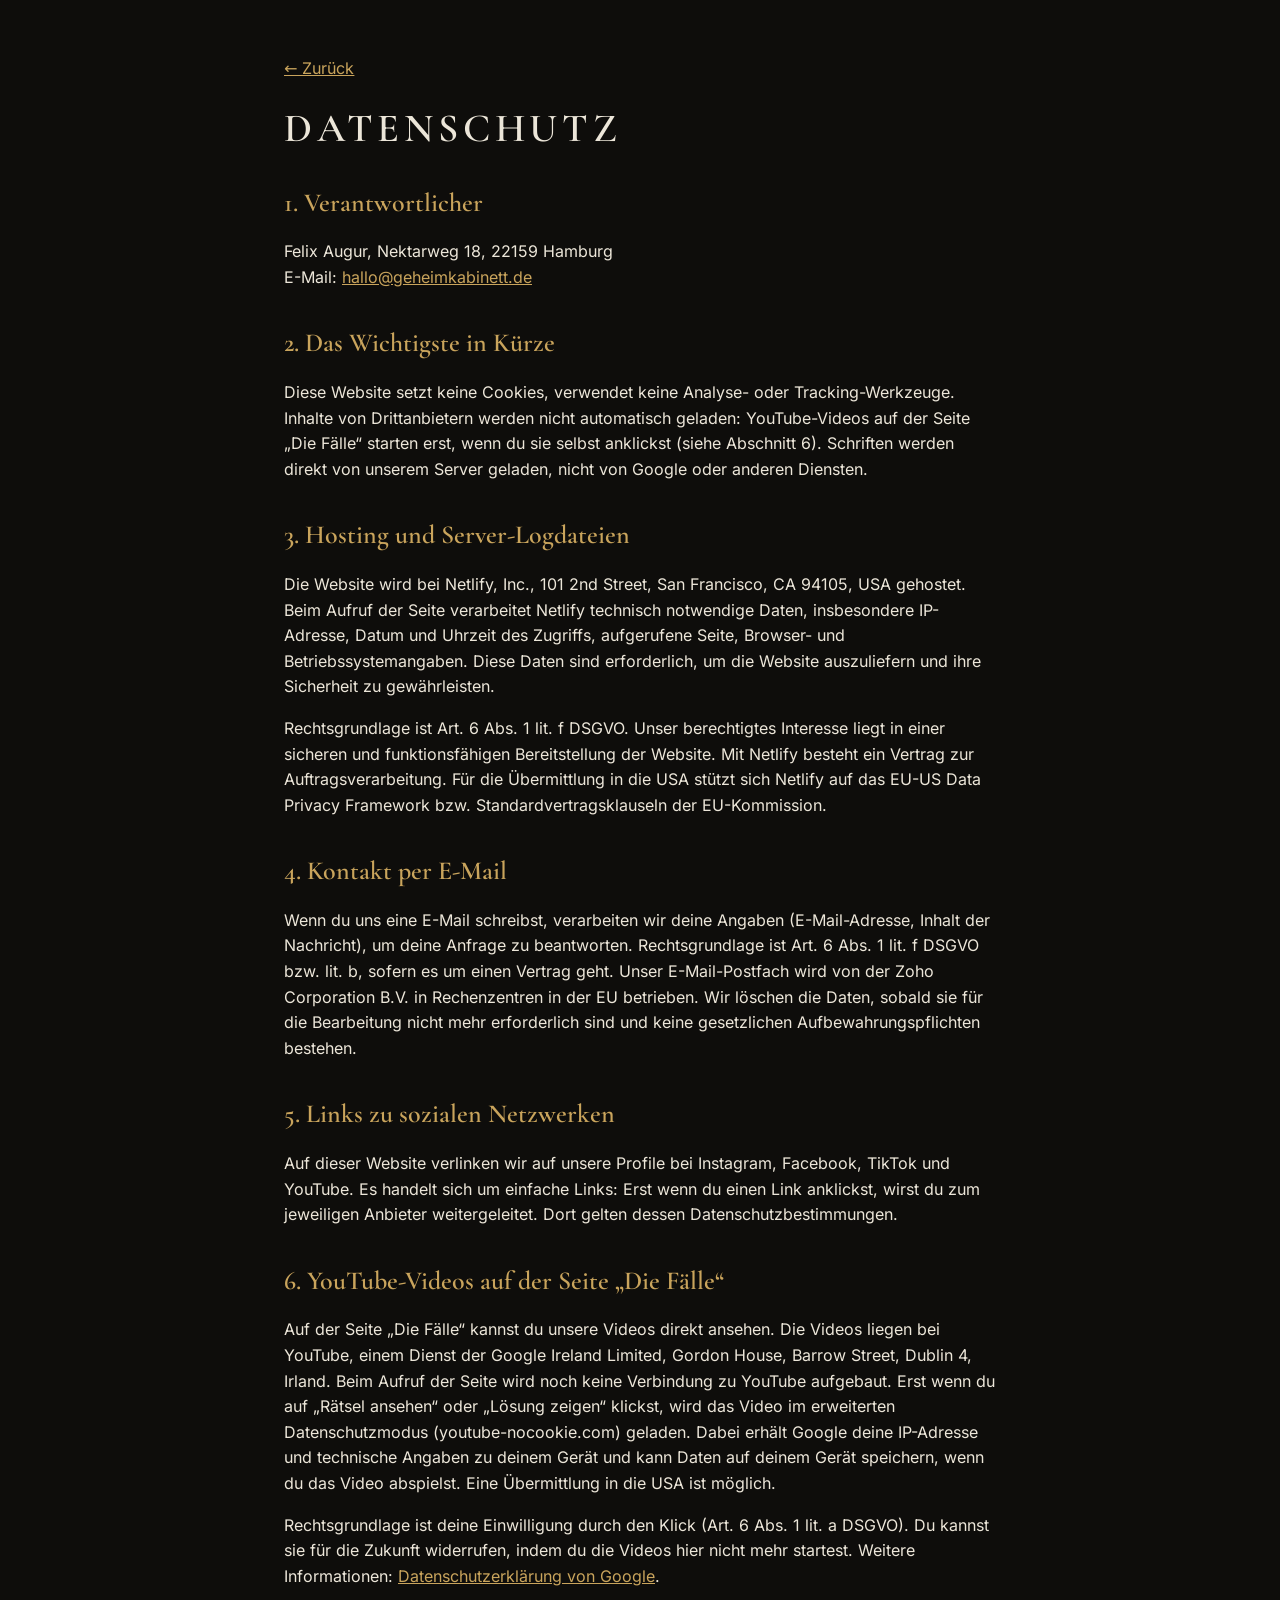
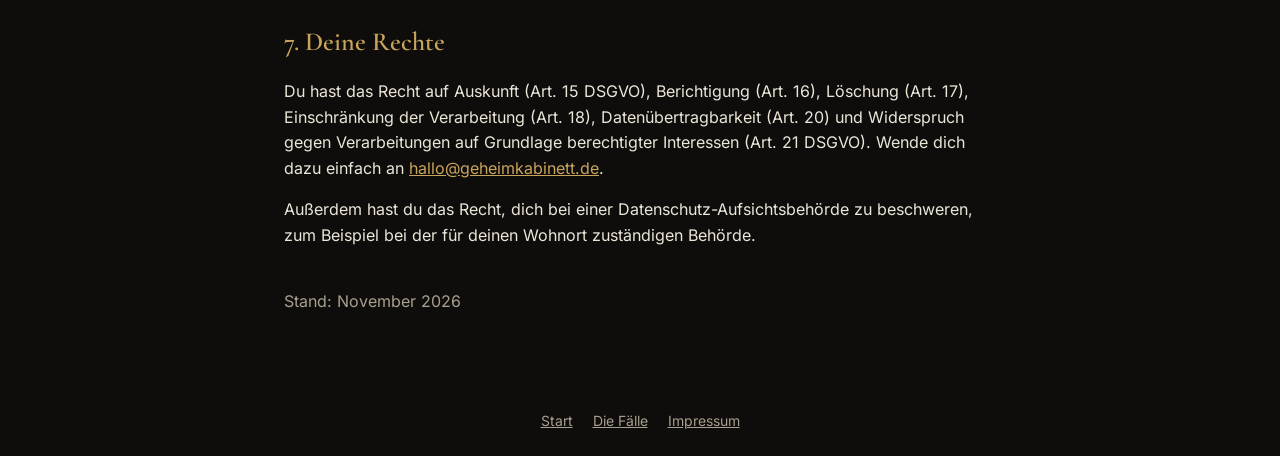
<file: datenschutz.html>
<!doctype html>
<html lang="de">
<head>
<meta charset="utf-8">
<meta name="viewport" content="width=device-width, initial-scale=1">
<title>Datenschutz – Geheimkabinett</title>
<meta name="robots" content="noindex">
<link rel="icon" href="favicon.svg" type="image/svg+xml">
<link rel="stylesheet" href="style.css">
</head>
<body>
<main class="legal">
<a class="back" href="index.html">← Zurück</a>
<h1>DATENSCHUTZ</h1>

<h2>1. Verantwortlicher</h2>
<p>Felix Augur, Nektarweg 18, 22159 Hamburg<br>E-Mail: <a href="mailto:hallo@geheimkabinett.de">hallo@geheimkabinett.de</a></p>

<h2>2. Das Wichtigste in Kürze</h2>
<p>Diese Website setzt keine Cookies, verwendet keine Analyse- oder Tracking-Werkzeuge. Inhalte von Drittanbietern werden nicht automatisch geladen: YouTube-Videos auf der Seite „Die Fälle“ starten erst, wenn du sie selbst anklickst (siehe Abschnitt 6). Schriften werden direkt von unserem Server geladen, nicht von Google oder anderen Diensten.</p>

<h2>3. Hosting und Server-Logdateien</h2>
<p>Die Website wird bei Netlify, Inc., 101 2nd Street, San Francisco, CA 94105, USA gehostet. Beim Aufruf der Seite verarbeitet Netlify technisch notwendige Daten, insbesondere IP-Adresse, Datum und Uhrzeit des Zugriffs, aufgerufene Seite, Browser- und Betriebssystemangaben. Diese Daten sind erforderlich, um die Website auszuliefern und ihre Sicherheit zu gewährleisten.</p>
<p>Rechtsgrundlage ist Art. 6 Abs. 1 lit. f DSGVO. Unser berechtigtes Interesse liegt in einer sicheren und funktionsfähigen Bereitstellung der Website. Mit Netlify besteht ein Vertrag zur Auftragsverarbeitung. Für die Übermittlung in die USA stützt sich Netlify auf das EU-US Data Privacy Framework bzw. Standardvertragsklauseln der EU-Kommission.</p>

<h2>4. Kontakt per E-Mail</h2>
<p>Wenn du uns eine E-Mail schreibst, verarbeiten wir deine Angaben (E-Mail-Adresse, Inhalt der Nachricht), um deine Anfrage zu beantworten. Rechtsgrundlage ist Art. 6 Abs. 1 lit. f DSGVO bzw. lit. b, sofern es um einen Vertrag geht. Unser E-Mail-Postfach wird von der Zoho Corporation B.V. in Rechenzentren in der EU betrieben. Wir löschen die Daten, sobald sie für die Bearbeitung nicht mehr erforderlich sind und keine gesetzlichen Aufbewahrungspflichten bestehen.</p>

<h2>5. Links zu sozialen Netzwerken</h2>
<p>Auf dieser Website verlinken wir auf unsere Profile bei Instagram, Facebook, TikTok und YouTube. Es handelt sich um einfache Links: Erst wenn du einen Link anklickst, wirst du zum jeweiligen Anbieter weitergeleitet. Dort gelten dessen Datenschutzbestimmungen.</p>

<h2>6. YouTube-Videos auf der Seite „Die Fälle“</h2>
<p>Auf der Seite „Die Fälle“ kannst du unsere Videos direkt ansehen. Die Videos liegen bei YouTube, einem Dienst der Google Ireland Limited, Gordon House, Barrow Street, Dublin 4, Irland. Beim Aufruf der Seite wird noch keine Verbindung zu YouTube aufgebaut. Erst wenn du auf „Rätsel ansehen“ oder „Lösung zeigen“ klickst, wird das Video im erweiterten Datenschutzmodus (youtube-nocookie.com) geladen. Dabei erhält Google deine IP-Adresse und technische Angaben zu deinem Gerät und kann Daten auf deinem Gerät speichern, wenn du das Video abspielst. Eine Übermittlung in die USA ist möglich.</p>
<p>Rechtsgrundlage ist deine Einwilligung durch den Klick (Art. 6 Abs. 1 lit. a DSGVO). Du kannst sie für die Zukunft widerrufen, indem du die Videos hier nicht mehr startest. Weitere Informationen: <a href="https://policies.google.com/privacy?hl=de" rel="noopener">Datenschutzerklärung von Google</a>.</p>

<h2>7. Deine Rechte</h2>
<p>Du hast das Recht auf Auskunft (Art. 15 DSGVO), Berichtigung (Art. 16), Löschung (Art. 17), Einschränkung der Verarbeitung (Art. 18), Datenübertragbarkeit (Art. 20) und Widerspruch gegen Verarbeitungen auf Grundlage berechtigter Interessen (Art. 21 DSGVO). Wende dich dazu einfach an <a href="mailto:hallo@geheimkabinett.de">hallo@geheimkabinett.de</a>.</p>
<p>Außerdem hast du das Recht, dich bei einer Datenschutz-Aufsichtsbehörde zu beschweren, zum Beispiel bei der für deinen Wohnort zuständigen Behörde.</p>

<p style="margin-top:40px;color:#A89F8E">Stand: November 2026</p>
</main>
<footer><a href="index.html">Start</a><a href="faelle.html">Die Fälle</a><a href="impressum.html">Impressum</a></footer>
</body>
</html>
</file>
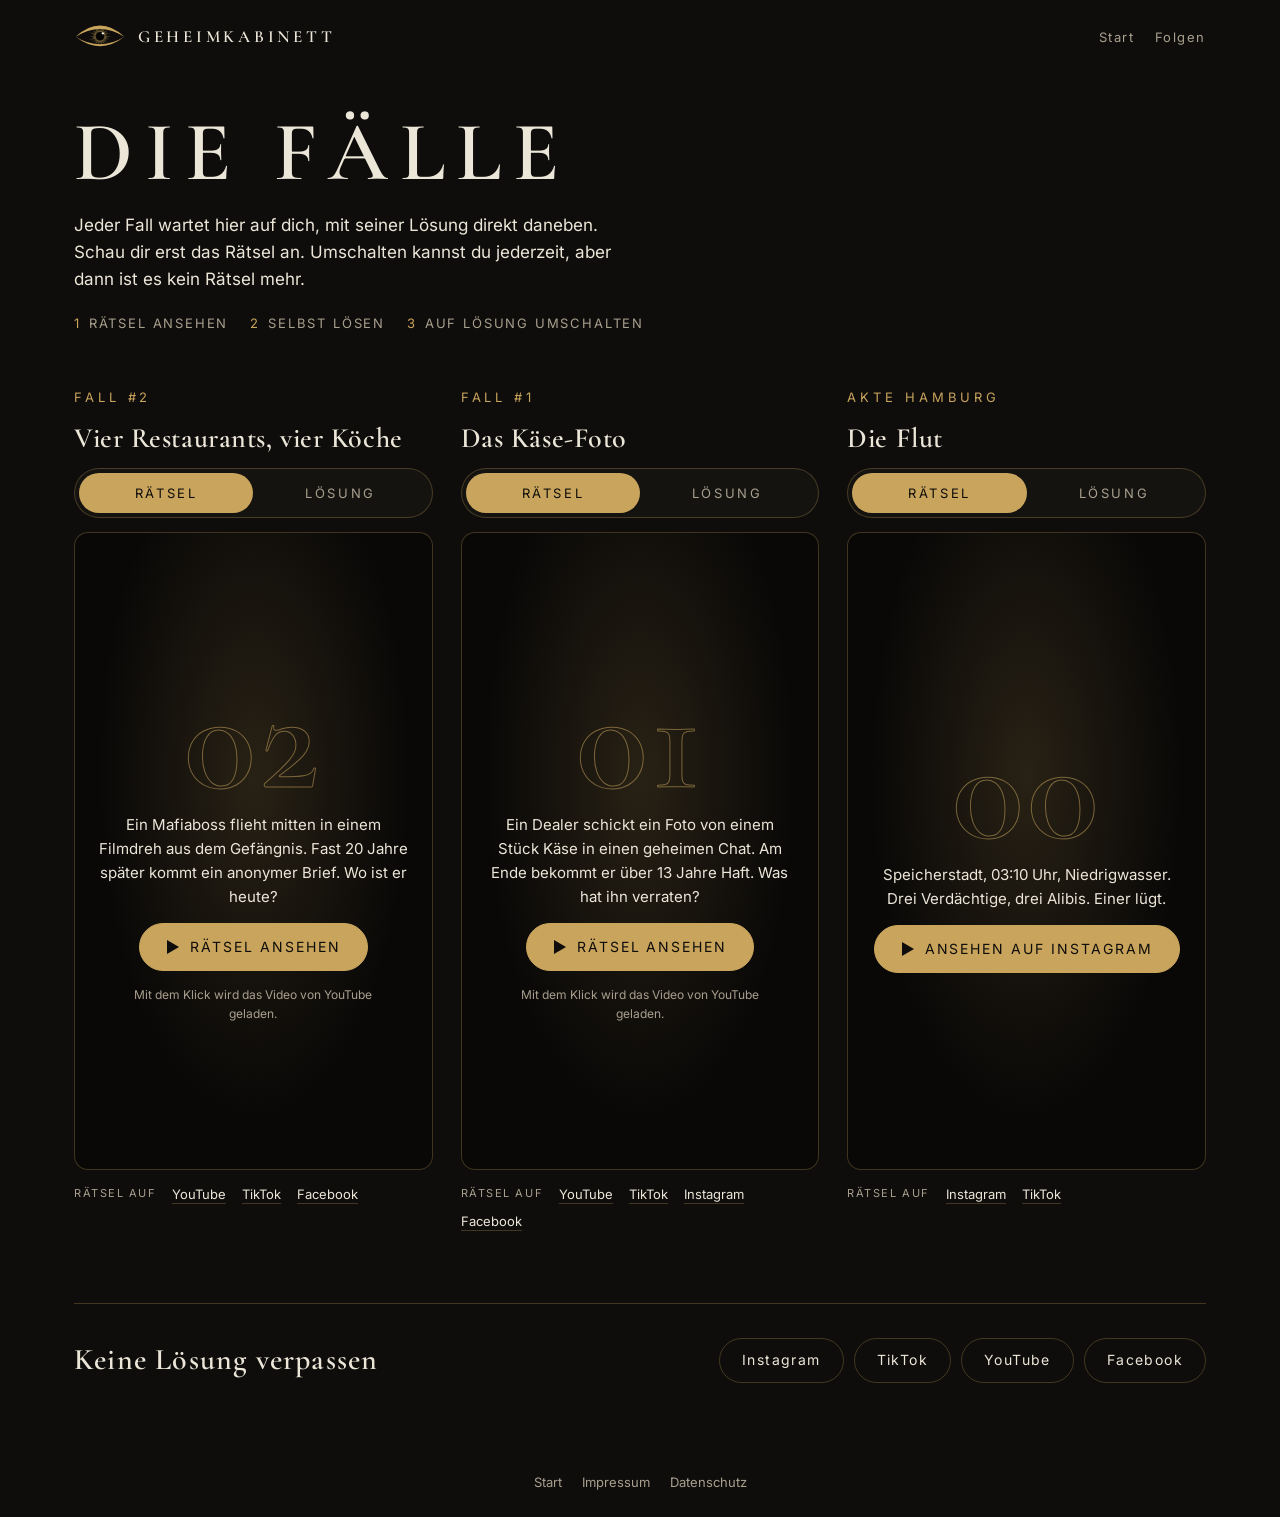
<file: faelle.html>
<!doctype html>
<html lang="de">
<head>
<meta charset="utf-8">
<meta name="viewport" content="width=device-width, initial-scale=1, viewport-fit=cover">
<title>Alle Fälle &amp; Lösungen – Geheimkabinett</title>
<meta name="description" content="Alle Rätsel-Fälle von Geheimkabinett an einem Ort. Erst selbst rätseln, dann die Lösung ansehen.">
<meta name="theme-color" content="#0E0D0B">
<meta property="og:title" content="Alle Fälle &amp; Lösungen – Geheimkabinett">
<meta property="og:description" content="Erst selbst rätseln, dann die Lösung ansehen.">
<meta property="og:image" content="https://geheimkabinett.de/og.jpg">
<link rel="icon" href="favicon.svg" type="image/svg+xml">
<style>
@font-face{font-family:"Cormorant Garamond";font-weight:600;font-display:swap;src:url(fonts/cormorant-600.woff2) format("woff2")}
@font-face{font-family:"Inter";font-weight:400;font-display:swap;src:url(fonts/inter-400.woff2) format("woff2")}
:root{--bg:#0E0D0B;--panel:#151310;--line:rgba(201,164,92,.28);--gold:#C9A45C;--gold-hi:#F0D598;--cream:#ECE6D9;--grey:#A89F8E}
*{box-sizing:border-box}
html{scroll-behavior:smooth}
body{margin:0;background:var(--bg);color:var(--cream);font-family:Inter,system-ui,sans-serif;line-height:1.6;-webkit-font-smoothing:antialiased}
a{color:var(--gold)}
.serif{font-family:"Cormorant Garamond",Georgia,serif;font-weight:600}

.top{display:flex;align-items:center;justify-content:space-between;gap:16px;max-width:1180px;margin:0 auto;padding:20px 24px}
.brand{display:flex;align-items:center;gap:12px;text-decoration:none;color:var(--cream)}
.brand img{width:52px;height:auto;display:block}
.brand span{font-size:17px;letter-spacing:.22em}
.top nav a{font-size:13px;letter-spacing:.12em;text-decoration:none;color:var(--grey);margin-left:20px}
.top nav a:hover{color:var(--cream)}

.intro{max-width:1180px;margin:0 auto;padding:36px 24px 12px}
.intro h1{font-size:clamp(40px,8vw,84px);letter-spacing:.14em;line-height:1;margin:0;text-wrap:balance}
.intro p{max-width:34em;margin:18px 0 0;color:var(--cream);font-size:clamp(15px,1.6vw,17px)}
.intro .how{display:flex;flex-wrap:wrap;gap:8px 22px;margin-top:20px;padding:0;list-style:none;font-size:13px;letter-spacing:.14em;text-transform:uppercase;color:var(--grey)}
.intro .how b{color:var(--gold);font-weight:400;margin-right:8px}

.grid{max-width:1180px;margin:0 auto;padding:28px 24px 72px;display:grid;grid-template-columns:repeat(auto-fill,minmax(290px,1fr));gap:36px 28px}
.case{display:flex;flex-direction:column;gap:14px;scroll-margin-top:20px}
.case header{display:flex;align-items:baseline;gap:12px}
.case .no{font-size:13px;letter-spacing:.3em;color:var(--gold);white-space:nowrap}
.case h2{font-size:28px;line-height:1.15;margin:0;letter-spacing:.02em;text-wrap:balance}

/* Umschalter Rätsel | Lösung */
.switch{position:relative;display:grid;grid-template-columns:1fr 1fr;border:1px solid var(--line);border-radius:999px;padding:4px;background:var(--panel)}
.switch button{position:relative;z-index:1;appearance:none;border:0;background:none;color:var(--grey);font:inherit;font-size:13px;letter-spacing:.2em;text-transform:uppercase;min-height:40px;border-radius:999px;cursor:pointer;transition:color .25s}
.switch button[aria-selected="true"]{color:#0E0D0B}
.switch button:focus-visible{outline:2px solid var(--gold-hi);outline-offset:2px}
.switch::before{content:"";position:absolute;top:4px;bottom:4px;left:4px;width:calc(50% - 4px);border-radius:999px;background:var(--gold);transition:transform .32s cubic-bezier(.6,0,.2,1)}
.case[data-view="loesung"] .switch::before{transform:translateX(100%)}

/* Bühne im Hochformat */
.frame{position:relative;aspect-ratio:9/16;border:1px solid var(--line);border-radius:14px;overflow:hidden;background:#090807}
.pane{position:absolute;inset:0;display:flex;flex-direction:column;align-items:center;justify-content:center;text-align:center;padding:28px 22px;gap:14px;opacity:0;visibility:hidden;transform:scale(.985);transition:opacity .3s,transform .3s,visibility 0s .3s}
.case[data-view="raetsel"] .pane.raetsel,.case[data-view="loesung"] .pane.loesung{opacity:1;visibility:visible;transform:none;transition:opacity .3s,transform .3s}
.pane::before{content:"";position:absolute;inset:0;background:radial-gradient(ellipse at 50% 38%,rgba(201,164,92,.16),transparent 62%);pointer-events:none}
.pane>*{position:relative}
.big{font-size:clamp(96px,30vw,150px);line-height:.8;color:transparent;-webkit-text-stroke:1px rgba(201,164,92,.55);letter-spacing:.02em;user-select:none}
.pane h3{font-size:26px;line-height:1.15;margin:0;text-wrap:balance}
.pane p{margin:0;max-width:22em;font-size:15px;color:var(--cream)}
.pane .small{font-size:12px;color:var(--grey);max-width:24em}
.play{appearance:none;display:inline-flex;align-items:center;gap:10px;min-height:48px;padding:12px 26px;border:1px solid var(--gold);border-radius:999px;background:var(--gold);color:#0E0D0B;font:inherit;font-size:14px;letter-spacing:.14em;text-transform:uppercase;text-decoration:none;cursor:pointer;transition:background .25s,box-shadow .25s,transform .15s}
.play:hover,.play:focus-visible{background:var(--gold-hi);box-shadow:0 0 28px rgba(240,213,152,.4);outline:none}
.play:active{transform:scale(.97)}
.play.ghost{background:transparent;color:var(--cream)}
.play.ghost:hover,.play.ghost:focus-visible{background:rgba(201,164,92,.14)}
.play svg{width:14px;height:14px;fill:currentColor;flex:none}
.shut{width:130px;height:auto;display:block}
.frame iframe{position:absolute;inset:0;width:100%;height:100%;border:0;background:#000}

.where{display:flex;flex-wrap:wrap;gap:6px 16px;margin:0;padding:0;list-style:none;font-size:13px;color:var(--grey)}
.where li:first-child{letter-spacing:.14em;text-transform:uppercase;font-size:11px;align-self:center}
.where a{color:var(--cream);text-decoration:none;border-bottom:1px solid var(--line);padding-bottom:1px}
.where a:hover{color:var(--gold-hi);border-color:var(--gold)}

.follow{max-width:1180px;margin:0 auto;padding:0 24px 64px}
.follow div{border-top:1px solid var(--line);padding-top:32px;display:flex;flex-wrap:wrap;align-items:center;justify-content:space-between;gap:18px}
.follow h2{font-size:30px;margin:0;letter-spacing:.04em}
.follow ul{display:flex;flex-wrap:wrap;gap:10px;margin:0;padding:0;list-style:none}
.follow a{display:inline-flex;align-items:center;min-height:44px;padding:10px 22px;border:1px solid var(--line);border-radius:999px;text-decoration:none;color:var(--cream);font-size:14px;letter-spacing:.1em}
.follow a:hover{border-color:var(--gold);color:var(--gold-hi)}
footer{padding:24px;text-align:center;font-size:13px;color:var(--grey)}
footer a{color:var(--grey);margin:0 10px;text-decoration:none}
footer a:hover{color:var(--cream)}

@media (max-width:520px){.brand span{display:none}.grid{grid-template-columns:1fr;max-width:420px}}
@media (prefers-reduced-motion:reduce){html{scroll-behavior:auto}.pane,.switch::before,.play{transition:none}}
</style>
</head>
<body>
<div class="top">
  <a class="brand" href="index.html" aria-label="Geheimkabinett – zur Startseite"><img src="eye.svg" alt="" width="52" height="34"><span class="serif">GEHEIMKABINETT</span></a>
  <nav><a href="index.html">Start</a><a href="#folgen">Folgen</a></nav>
</div>

<section class="intro">
  <h1 class="serif">DIE FÄLLE</h1>
  <p>Jeder Fall wartet hier auf dich, mit seiner Lösung direkt daneben. Schau dir erst das Rätsel an. Umschalten kannst du jederzeit, aber dann ist es kein Rätsel mehr.</p>
  <ul class="how"><li><b>1</b>Rätsel ansehen</li><li><b>2</b>Selbst lösen</li><li><b>3</b>Auf Lösung umschalten</li></ul>
</section>

<main class="grid" id="faelle"></main>

<noscript>
  <p style="max-width:1180px;margin:0 auto;padding:0 24px 48px">Alle Fälle findest du auch auf <a href="https://www.youtube.com/@geheimkabinett">YouTube</a>, <a href="https://www.tiktok.com/@geheimkabinett">TikTok</a>, <a href="https://www.instagram.com/geheimkabinett/">Instagram</a> und <a href="https://www.facebook.com/geheimkabinett/">Facebook</a>.</p>
</noscript>

<section class="follow" id="folgen">
  <div>
    <h2 class="serif">Keine Lösung verpassen</h2>
    <ul>
      <li><a href="https://www.instagram.com/geheimkabinett/" rel="noopener">Instagram</a></li>
      <li><a href="https://www.tiktok.com/@geheimkabinett" rel="noopener">TikTok</a></li>
      <li><a href="https://www.youtube.com/@geheimkabinett" rel="noopener">YouTube</a></li>
      <li><a href="https://www.facebook.com/geheimkabinett/" rel="noopener">Facebook</a></li>
    </ul>
  </div>
</section>

<footer><a href="index.html">Start</a><a href="impressum.html">Impressum</a><a href="datenschutz.html">Datenschutz</a></footer>

<script>
/* ---------------------------------------------------------------
   DIE FÄLLE – neuester Fall zuerst.
   Neuer Fall: einen Block kopieren und oben einfügen.
   yt       = YouTube-Video-ID des Rätsels (das hinter "watch?v=")
   loesung  = YouTube-Video-ID der Lösung, oder "" solange es keine gibt
   loesungText = Lösung als Text (Liste von Absätzen), solange es kein Lösungsvideo gibt
   links    = wo das Rätsel sonst noch läuft
   --------------------------------------------------------------- */
var FAELLE=[
  {id:"fall-2",nr:"02",label:"Fall #2",titel:"Vier Restaurants, vier Köche",
   text:"Ein Mafiaboss flieht mitten in einem Filmdreh aus dem Gefängnis. Fast 20 Jahre später kommt ein anonymer Brief. Wo ist er heute?",
   yt:"l5jaFNgSjco",loesung:"",
   links:{YouTube:"https://www.youtube.com/watch?v=l5jaFNgSjco",TikTok:"https://www.tiktok.com/@geheimkabinett/video/7712751126176632097",Facebook:"https://www.facebook.com/reel/1723737849404405"}},
  {id:"fall-1",nr:"01",label:"Fall #1",titel:"Das Käse-Foto",
   text:"Ein Dealer schickt ein Foto von einem Stück Käse in einen geheimen Chat. Am Ende bekommt er über 13 Jahre Haft. Was hat ihn verraten?",
   yt:"zsn6kCaG0GQ",loesung:"",
   loesungText:["Seine Finger. Auf dem Foto liegt der Käse in der offenen Hand, Fingerkuppen und Handfläche sind scharf zu sehen.","Ermittler hatten den verschlüsselten Chat geknackt, lasen mit und glichen die Fingerabdrücke direkt vom Foto ab. Das Urteil: über 13 Jahre Haft.","Laden, Ort und Uhrzeit waren falsche Fährten."],
   links:{YouTube:"https://www.youtube.com/watch?v=zsn6kCaG0GQ",TikTok:"https://www.tiktok.com/@geheimkabinett/video/7712199842747157793",Instagram:"https://www.instagram.com/reel/DgLDvuKP4oJ/",Facebook:"https://www.facebook.com/reel/2262014978049878"}},
  {id:"akte-hamburg",nr:"00",label:"Akte Hamburg",titel:"Die Flut",
   text:"Speicherstadt, 03:10 Uhr, Niedrigwasser. Drei Verdächtige, drei Alibis. Einer lügt.",
   yt:"",loesung:"",
   links:{Instagram:"https://www.instagram.com/reel/DgKiFY_gTwL/",TikTok:"https://www.tiktok.com/@geheimkabinett/video/7712085351988235553"}}
];

(function(){
  var root=document.getElementById('faelle');
  var PLAY='<svg viewBox="0 0 12 14" aria-hidden="true"><path d="M0 0l12 7-12 7z"/></svg>';
  var SHUT='<svg class="shut" viewBox="0 60 200 80" aria-hidden="true"><path d="M8 96 Q100 150 192 96 Q100 132 8 96 Z" fill="#C9A45C"/><g stroke="#C9A45C" stroke-width="3" stroke-linecap="round"><path d="M60 126l-7 13M100 133v14M140 126l7 13"/></g></svg>';
  function esc(s){return String(s).replace(/[&<>"]/g,function(c){return{'&':'&amp;','<':'&lt;','>':'&gt;','"':'&quot;'}[c];});}
  function embed(id,title){return '<iframe src="https://www.youtube-nocookie.com/embed/'+encodeURIComponent(id)+'?autoplay=1&rel=0&playsinline=1&modestbranding=1" title="'+esc(title)+'" allow="autoplay; encrypted-media; picture-in-picture; fullscreen" allowfullscreen></iframe>';}

  FAELLE.forEach(function(f){
    var first=Object.keys(f.links)[0];
    var raetsel=f.yt
      ? '<button class="play" type="button" data-play="'+esc(f.yt)+'">'+PLAY+'Rätsel ansehen</button><p class="small">Mit dem Klick wird das Video von YouTube geladen.</p>'
      : '<a class="play" href="'+esc(f.links[first])+'" rel="noopener">'+PLAY+'Ansehen auf '+esc(first)+'</a>';
    var txt=f.loesungText?'<h3 class="serif">Die Lösung</h3>'+f.loesungText.map(function(t){return '<p>'+esc(t)+'</p>';}).join('')+'<p class="small">Das Lösungsvideo folgt.</p>':'';
    var loesung=f.loesung
      ? '<h3 class="serif">Schon selbst gerätselt?</h3><p>Hinter diesem Knopf steht die Auflösung. Danach gibt es kein Zurück.</p><button class="play" type="button" data-play="'+esc(f.loesung)+'">'+PLAY+'Lösung zeigen</button><p class="small">Mit dem Klick wird das Video von YouTube geladen.</p>'
      : f.loesungText
      ? '<h3 class="serif">Schon selbst gerätselt?</h3><p>Hinter diesem Knopf steht die Auflösung. Danach gibt es kein Zurück.</p><button class="play" type="button" data-reveal>Lösung zeigen</button>'
      : SHUT+'<h3 class="serif">Die Lösung folgt</h3><p>Dieser Fall ist noch offen. Schreib deine Lösung in die Kommentare und folge uns, damit du die Auflösung nicht verpasst.</p><a class="play ghost" href="#folgen">Folgen</a>';
    var where='<li>Rätsel auf</li>'+Object.keys(f.links).map(function(k){return '<li><a href="'+esc(f.links[k])+'" rel="noopener">'+esc(k)+'</a></li>';}).join('');

    var el=document.createElement('article');
    el.className='case';el.id=f.id;el.dataset.view='raetsel';
    el.innerHTML=
      '<header><span class="no">'+esc(f.label.toUpperCase())+'</span></header>'+
      '<h2 class="serif">'+esc(f.titel)+'</h2>'+
      '<div class="switch" role="tablist" aria-label="'+esc(f.label)+': Rätsel oder Lösung">'+
        '<button type="button" role="tab" data-view="raetsel" aria-selected="true">Rätsel</button>'+
        '<button type="button" role="tab" data-view="loesung" aria-selected="false">Lösung</button>'+
      '</div>'+
      '<div class="frame">'+
        '<div class="pane raetsel"><div class="big serif" aria-hidden="true">'+esc(f.nr)+'</div><p>'+esc(f.text)+'</p>'+raetsel+'</div>'+
        '<div class="pane loesung">'+loesung+'</div>'+
      '</div>'+
      '<ul class="where">'+where+'</ul>';
    root.appendChild(el);
    el._txt=txt;
    el._orig={raetsel:el.querySelector('.pane.raetsel').innerHTML,loesung:el.querySelector('.pane.loesung').innerHTML};
  });

  function setView(el,view){
    if(el.dataset.view===view)return;
    // laufendes Video beim Umschalten stoppen: Ausgangszustand wiederherstellen
    var old=el.querySelector('.pane.'+el.dataset.view);
    if(old.querySelector('iframe'))old.innerHTML=el._orig[el.dataset.view];
    el.dataset.view=view;
    el.querySelectorAll('.switch button').forEach(function(b){b.setAttribute('aria-selected',b.dataset.view===view?'true':'false');});
  }
  root.addEventListener('click',function(e){
    var tab=e.target.closest('.switch button');
    if(tab){setView(tab.closest('.case'),tab.dataset.view);return;}
    var r=e.target.closest('[data-reveal]');
    if(r){var rc=r.closest('.case');r.closest('.pane').innerHTML=rc._txt;return;}
    var p=e.target.closest('[data-play]');
    if(p){var pane=p.closest('.pane'),c=p.closest('.case');pane.innerHTML=embed(p.dataset.play,c.querySelector('h2').textContent);}
  });

  // Direktlinks: /faelle#fall-2 oder /faelle#fall-2-loesung
  function fromHash(){
    var h=location.hash.replace('#','');if(!h)return;
    var sol=/-loesung$/.test(h),id=h.replace(/-loesung$/,''),el=document.getElementById(id);
    if(!el||!el.classList.contains('case'))return;
    if(sol)setView(el,'loesung');
    el.scrollIntoView();
  }
  window.addEventListener('hashchange',fromHash);fromHash();
})();
</script>
</body>
</html>
</file>
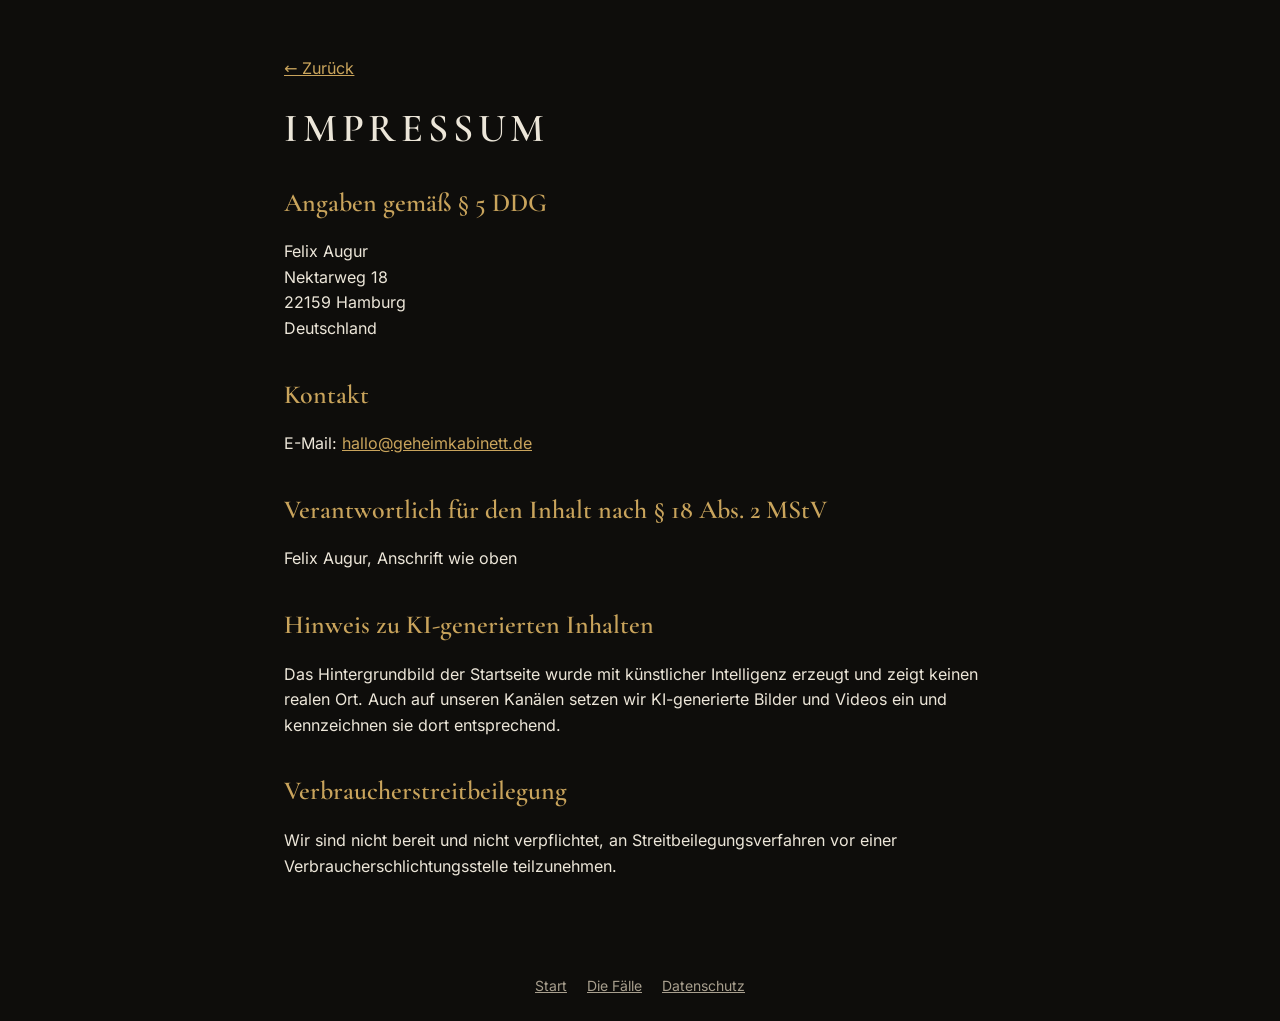
<file: impressum.html>
<!doctype html>
<html lang="de">
<head>
<meta charset="utf-8">
<meta name="viewport" content="width=device-width, initial-scale=1">
<title>Impressum – Geheimkabinett</title>
<meta name="robots" content="noindex">
<link rel="icon" href="favicon.svg" type="image/svg+xml">
<link rel="stylesheet" href="style.css">
</head>
<body>
<main class="legal">
<a class="back" href="index.html">← Zurück</a>
<h1>IMPRESSUM</h1>
<h2>Angaben gemäß § 5 DDG</h2>
<p>Felix Augur<br>Nektarweg 18<br>22159 Hamburg<br>Deutschland</p>
<h2>Kontakt</h2>
<p>E-Mail: <a href="mailto:hallo@geheimkabinett.de">hallo@geheimkabinett.de</a></p>
<h2>Verantwortlich für den Inhalt nach § 18 Abs. 2 MStV</h2>
<p>Felix Augur, Anschrift wie oben</p>
<h2>Hinweis zu KI-generierten Inhalten</h2>
<p>Das Hintergrundbild der Startseite wurde mit künstlicher Intelligenz erzeugt und zeigt keinen realen Ort. Auch auf unseren Kanälen setzen wir KI-generierte Bilder und Videos ein und kennzeichnen sie dort entsprechend.</p>
<h2>Verbraucherstreitbeilegung</h2>
<p>Wir sind nicht bereit und nicht verpflichtet, an Streitbeilegungsverfahren vor einer Verbraucherschlichtungsstelle teilzunehmen.</p>
</main>
<footer><a href="index.html">Start</a><a href="faelle.html">Die Fälle</a><a href="datenschutz.html">Datenschutz</a></footer>
</body>
</html>
</file>
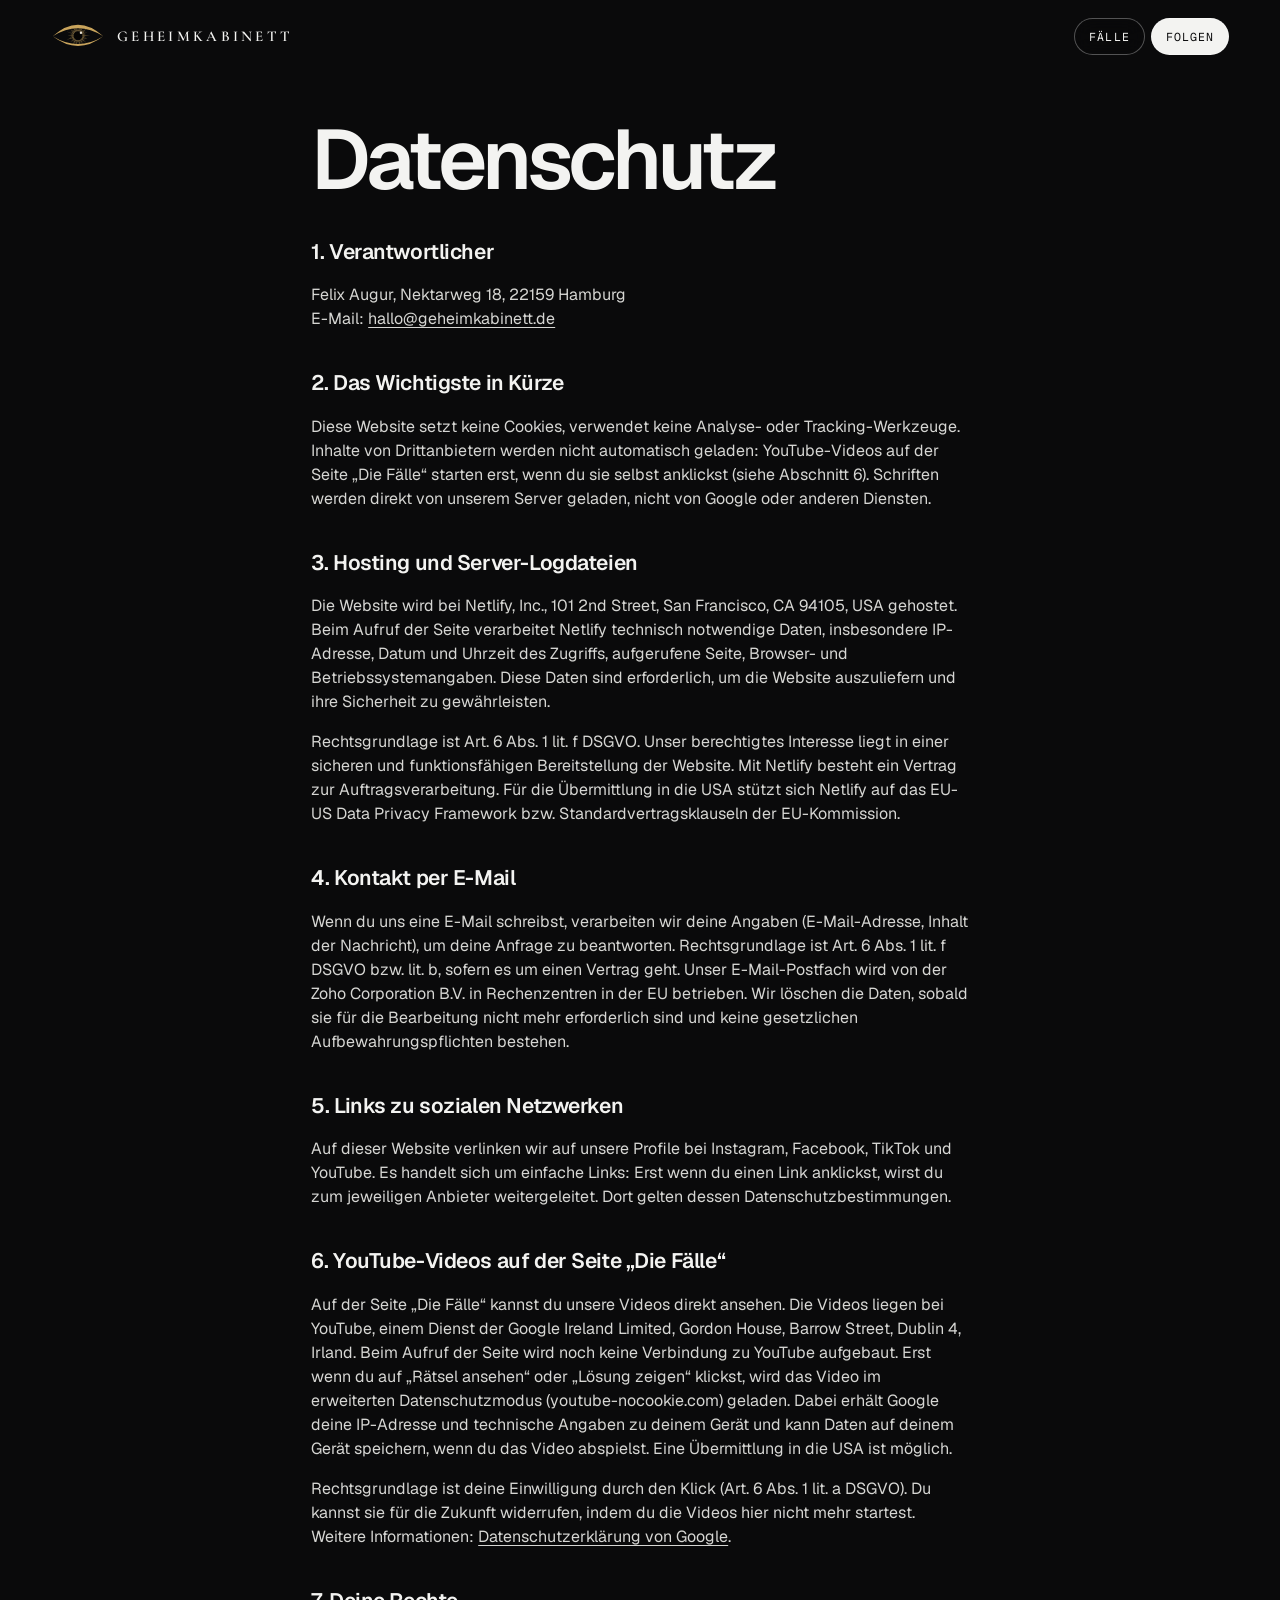
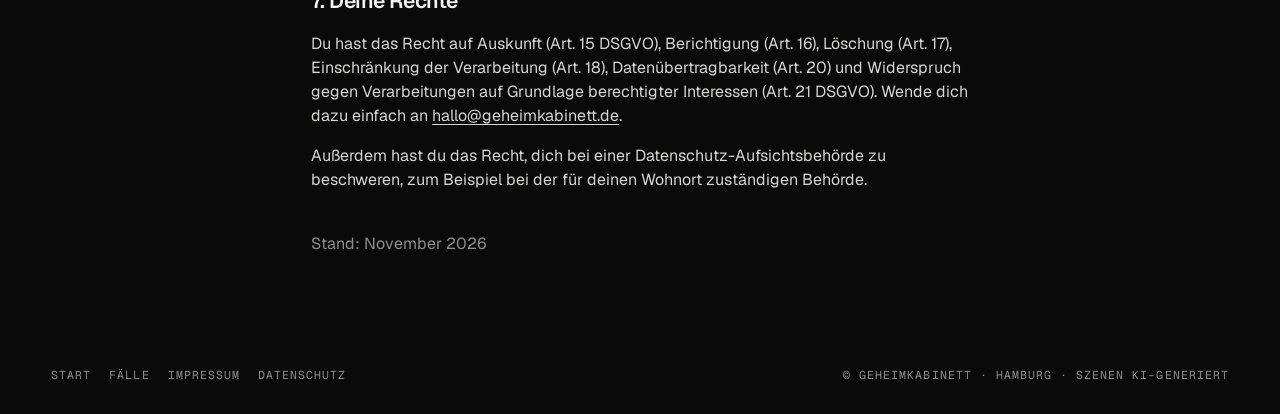
<file: test/datenschutz.html>
<!doctype html>
<html lang="de">
<head>
<meta charset="utf-8">
<meta name="viewport" content="width=device-width, initial-scale=1">
<title>Datenschutz – Geheimkabinett</title>
<meta name="robots" content="noindex">
<link rel="icon" href="favicon.svg" type="image/svg+xml">
<link rel="stylesheet" href="site.css">
</head>
<body>
<header class="bar">
  <a class="brand" href="index.html" aria-label="Geheimkabinett – Startseite"><svg class="eye" id="eye" viewBox="0 36 200 130" aria-hidden="true">
      <g class="lidgroup" id="lid">
        <clipPath id="almond"><path d="M6 100 Q100 40 194 100 Q100 158 6 100 Z"/></clipPath>
        <g clip-path="url(#almond)"><g class="look" id="look"><g class="iris">
          <polygon points="116.97,97.04 145.00,98.00 116.97,98.96" fill="#C9A45C"/><polygon points="116.88,100.00 131.91,103.63 116.55,101.90" fill="#C9A45C"/><polygon points="116.28,102.90 137.02,111.48 115.62,104.71" fill="#C9A45C"/><polygon points="115.18,105.65 125.63,112.80 114.22,107.32" fill="#C9A45C"/><polygon points="113.62,108.17 134.47,126.93 112.38,109.65" fill="#C9A45C"/><polygon points="111.65,110.38 120.83,122.82 110.17,111.62" fill="#C9A45C"/><polygon points="109.32,112.22 119.70,132.12 107.65,113.18" fill="#C9A45C"/><polygon points="106.71,113.62 110.12,125.81 104.90,114.28" fill="#C9A45C"/><polygon points="103.90,114.55 107.81,142.32 102.00,114.88" fill="#C9A45C"/><polygon points="100.96,114.97 100.00,130.40 99.04,114.97" fill="#C9A45C"/><polygon points="98.00,114.88 93.16,136.80 96.10,114.55" fill="#C9A45C"/><polygon points="95.10,114.28 89.88,125.81 93.29,113.62" fill="#C9A45C"/><polygon points="92.35,113.18 77.50,136.97 90.68,112.22" fill="#C9A45C"/><polygon points="89.83,111.62 79.17,122.82 88.35,110.38" fill="#C9A45C"/><polygon points="87.62,109.65 69.82,123.33 86.38,108.17" fill="#C9A45C"/><polygon points="85.78,107.32 74.37,112.80 84.82,105.65" fill="#C9A45C"/><polygon points="84.38,104.71 57.71,113.39 83.72,102.90" fill="#C9A45C"/><polygon points="83.45,101.90 68.09,103.63 83.12,100.00" fill="#C9A45C"/><polygon points="83.03,98.96 60.60,98.00 83.03,97.04" fill="#C9A45C"/><polygon points="83.12,96.00 70.85,92.86 83.45,94.10" fill="#C9A45C"/><polygon points="83.72,93.10 57.71,82.61 84.38,91.29" fill="#C9A45C"/><polygon points="84.82,90.35 71.94,81.80 85.78,88.68" fill="#C9A45C"/><polygon points="86.38,87.83 69.82,72.67 87.62,86.35" fill="#C9A45C"/><polygon points="88.35,85.62 80.97,75.33 89.83,84.38" fill="#C9A45C"/><polygon points="90.68,83.78 77.50,59.03 92.35,82.82" fill="#C9A45C"/><polygon points="93.29,82.38 88.92,67.55 95.10,81.72" fill="#C9A45C"/><polygon points="96.10,81.45 93.16,59.20 98.00,81.12" fill="#C9A45C"/><polygon points="99.04,81.03 100.00,68.40 100.96,81.03" fill="#C9A45C"/><polygon points="102.00,81.12 107.81,53.68 103.90,81.45" fill="#C9A45C"/><polygon points="104.90,81.72 111.08,67.55 106.71,82.38" fill="#C9A45C"/><polygon points="107.65,82.82 119.70,63.88 109.32,83.78" fill="#C9A45C"/><polygon points="110.17,84.38 119.03,75.33 111.65,85.62" fill="#C9A45C"/><polygon points="112.38,86.35 134.47,69.07 113.62,87.83" fill="#C9A45C"/><polygon points="114.22,88.68 128.06,81.80 115.18,90.35" fill="#C9A45C"/><polygon points="115.62,91.29 137.02,84.52 116.28,93.10" fill="#C9A45C"/><polygon points="116.55,94.10 129.15,92.86 116.88,96.00" fill="#C9A45C"/>
          <circle cx="100" cy="98" r="14" fill="#050403"/>
          <circle cx="111" cy="87" r="4.5" fill="#ECE6D9"/>
        </g></g></g>
        <path class="lidp" d="M6 100 Q100 14 194 100 Q100 40 6 100 Z" fill="#C9A45C"/>
        <path class="lidp" d="M6 100 Q100 172 194 100 Q100 158 6 100 Z" fill="#C9A45C"/>
      </g>
    </svg><b>GEHEIMKABINETT</b></a>
  <nav class="mono"><a href="faelle.html">Fälle</a><a href="index.html#folgen" aria-current="page">Folgen</a></nav>
</header>
<main class="legal">
<h1>Datenschutz</h1>

<h2>1. Verantwortlicher</h2>
<p>Felix Augur, Nektarweg 18, 22159 Hamburg<br>E-Mail: <a href="mailto:hallo@geheimkabinett.de">hallo@geheimkabinett.de</a></p>

<h2>2. Das Wichtigste in Kürze</h2>
<p>Diese Website setzt keine Cookies, verwendet keine Analyse- oder Tracking-Werkzeuge. Inhalte von Drittanbietern werden nicht automatisch geladen: YouTube-Videos auf der Seite „Die Fälle“ starten erst, wenn du sie selbst anklickst (siehe Abschnitt 6). Schriften werden direkt von unserem Server geladen, nicht von Google oder anderen Diensten.</p>

<h2>3. Hosting und Server-Logdateien</h2>
<p>Die Website wird bei Netlify, Inc., 101 2nd Street, San Francisco, CA 94105, USA gehostet. Beim Aufruf der Seite verarbeitet Netlify technisch notwendige Daten, insbesondere IP-Adresse, Datum und Uhrzeit des Zugriffs, aufgerufene Seite, Browser- und Betriebssystemangaben. Diese Daten sind erforderlich, um die Website auszuliefern und ihre Sicherheit zu gewährleisten.</p>
<p>Rechtsgrundlage ist Art. 6 Abs. 1 lit. f DSGVO. Unser berechtigtes Interesse liegt in einer sicheren und funktionsfähigen Bereitstellung der Website. Mit Netlify besteht ein Vertrag zur Auftragsverarbeitung. Für die Übermittlung in die USA stützt sich Netlify auf das EU-US Data Privacy Framework bzw. Standardvertragsklauseln der EU-Kommission.</p>

<h2>4. Kontakt per E-Mail</h2>
<p>Wenn du uns eine E-Mail schreibst, verarbeiten wir deine Angaben (E-Mail-Adresse, Inhalt der Nachricht), um deine Anfrage zu beantworten. Rechtsgrundlage ist Art. 6 Abs. 1 lit. f DSGVO bzw. lit. b, sofern es um einen Vertrag geht. Unser E-Mail-Postfach wird von der Zoho Corporation B.V. in Rechenzentren in der EU betrieben. Wir löschen die Daten, sobald sie für die Bearbeitung nicht mehr erforderlich sind und keine gesetzlichen Aufbewahrungspflichten bestehen.</p>

<h2>5. Links zu sozialen Netzwerken</h2>
<p>Auf dieser Website verlinken wir auf unsere Profile bei Instagram, Facebook, TikTok und YouTube. Es handelt sich um einfache Links: Erst wenn du einen Link anklickst, wirst du zum jeweiligen Anbieter weitergeleitet. Dort gelten dessen Datenschutzbestimmungen.</p>

<h2>6. YouTube-Videos auf der Seite „Die Fälle“</h2>
<p>Auf der Seite „Die Fälle“ kannst du unsere Videos direkt ansehen. Die Videos liegen bei YouTube, einem Dienst der Google Ireland Limited, Gordon House, Barrow Street, Dublin 4, Irland. Beim Aufruf der Seite wird noch keine Verbindung zu YouTube aufgebaut. Erst wenn du auf „Rätsel ansehen“ oder „Lösung zeigen“ klickst, wird das Video im erweiterten Datenschutzmodus (youtube-nocookie.com) geladen. Dabei erhält Google deine IP-Adresse und technische Angaben zu deinem Gerät und kann Daten auf deinem Gerät speichern, wenn du das Video abspielst. Eine Übermittlung in die USA ist möglich.</p>
<p>Rechtsgrundlage ist deine Einwilligung durch den Klick (Art. 6 Abs. 1 lit. a DSGVO). Du kannst sie für die Zukunft widerrufen, indem du die Videos hier nicht mehr startest. Weitere Informationen: <a href="https://policies.google.com/privacy?hl=de" rel="noopener">Datenschutzerklärung von Google</a>.</p>

<h2>7. Deine Rechte</h2>
<p>Du hast das Recht auf Auskunft (Art. 15 DSGVO), Berichtigung (Art. 16), Löschung (Art. 17), Einschränkung der Verarbeitung (Art. 18), Datenübertragbarkeit (Art. 20) und Widerspruch gegen Verarbeitungen auf Grundlage berechtigter Interessen (Art. 21 DSGVO). Wende dich dazu einfach an <a href="mailto:hallo@geheimkabinett.de">hallo@geheimkabinett.de</a>.</p>
<p>Außerdem hast du das Recht, dich bei einer Datenschutz-Aufsichtsbehörde zu beschweren, zum Beispiel bei der für deinen Wohnort zuständigen Behörde.</p>

<p style="margin-top:40px;color:var(--mute)">Stand: November 2026</p>
</main>
<footer class="mono">
  <span><a href="index.html">Start</a><a href="faelle.html">Fälle</a><a href="impressum.html">Impressum</a><a href="datenschutz.html">Datenschutz</a></span>
  <span>© Geheimkabinett · Hamburg · Szenen KI-generiert</span>
</footer>
<script src="faelle.js"></script><script>initEye();</script>
</body>
</html>
</file>
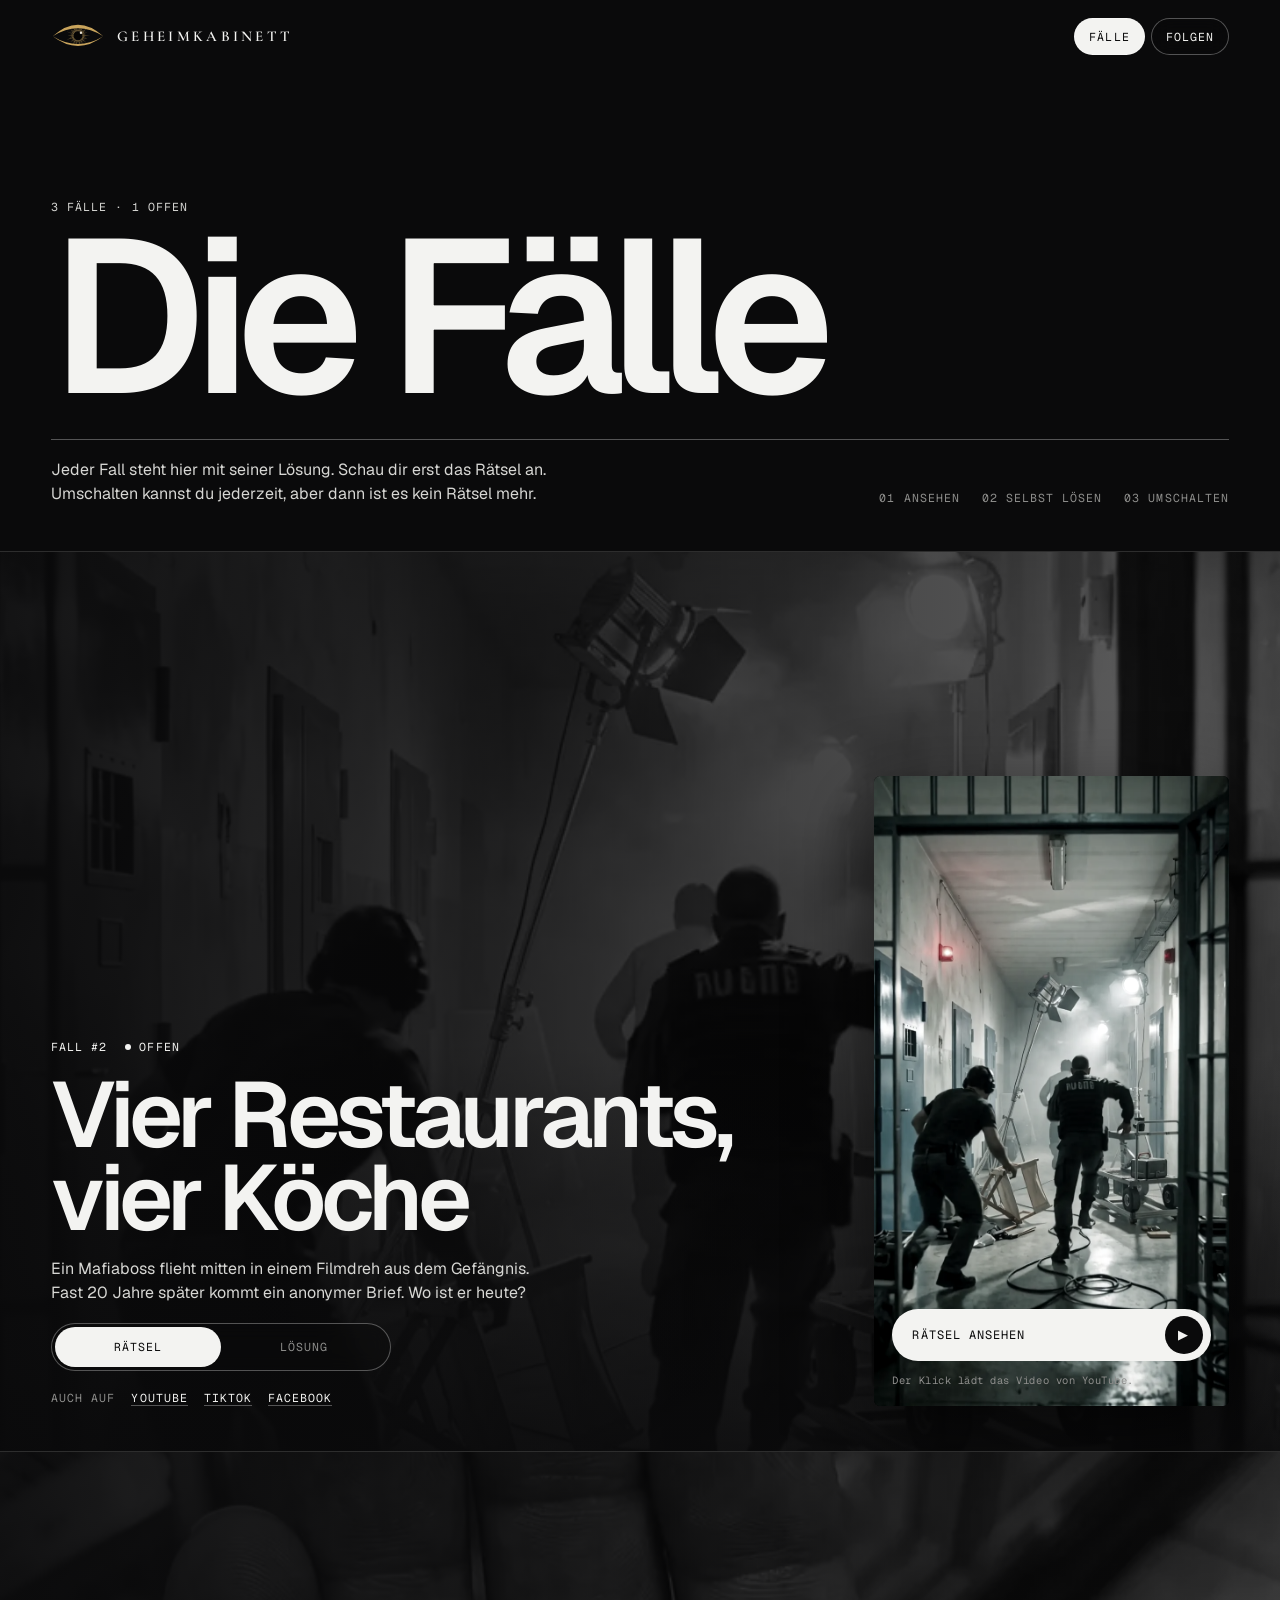
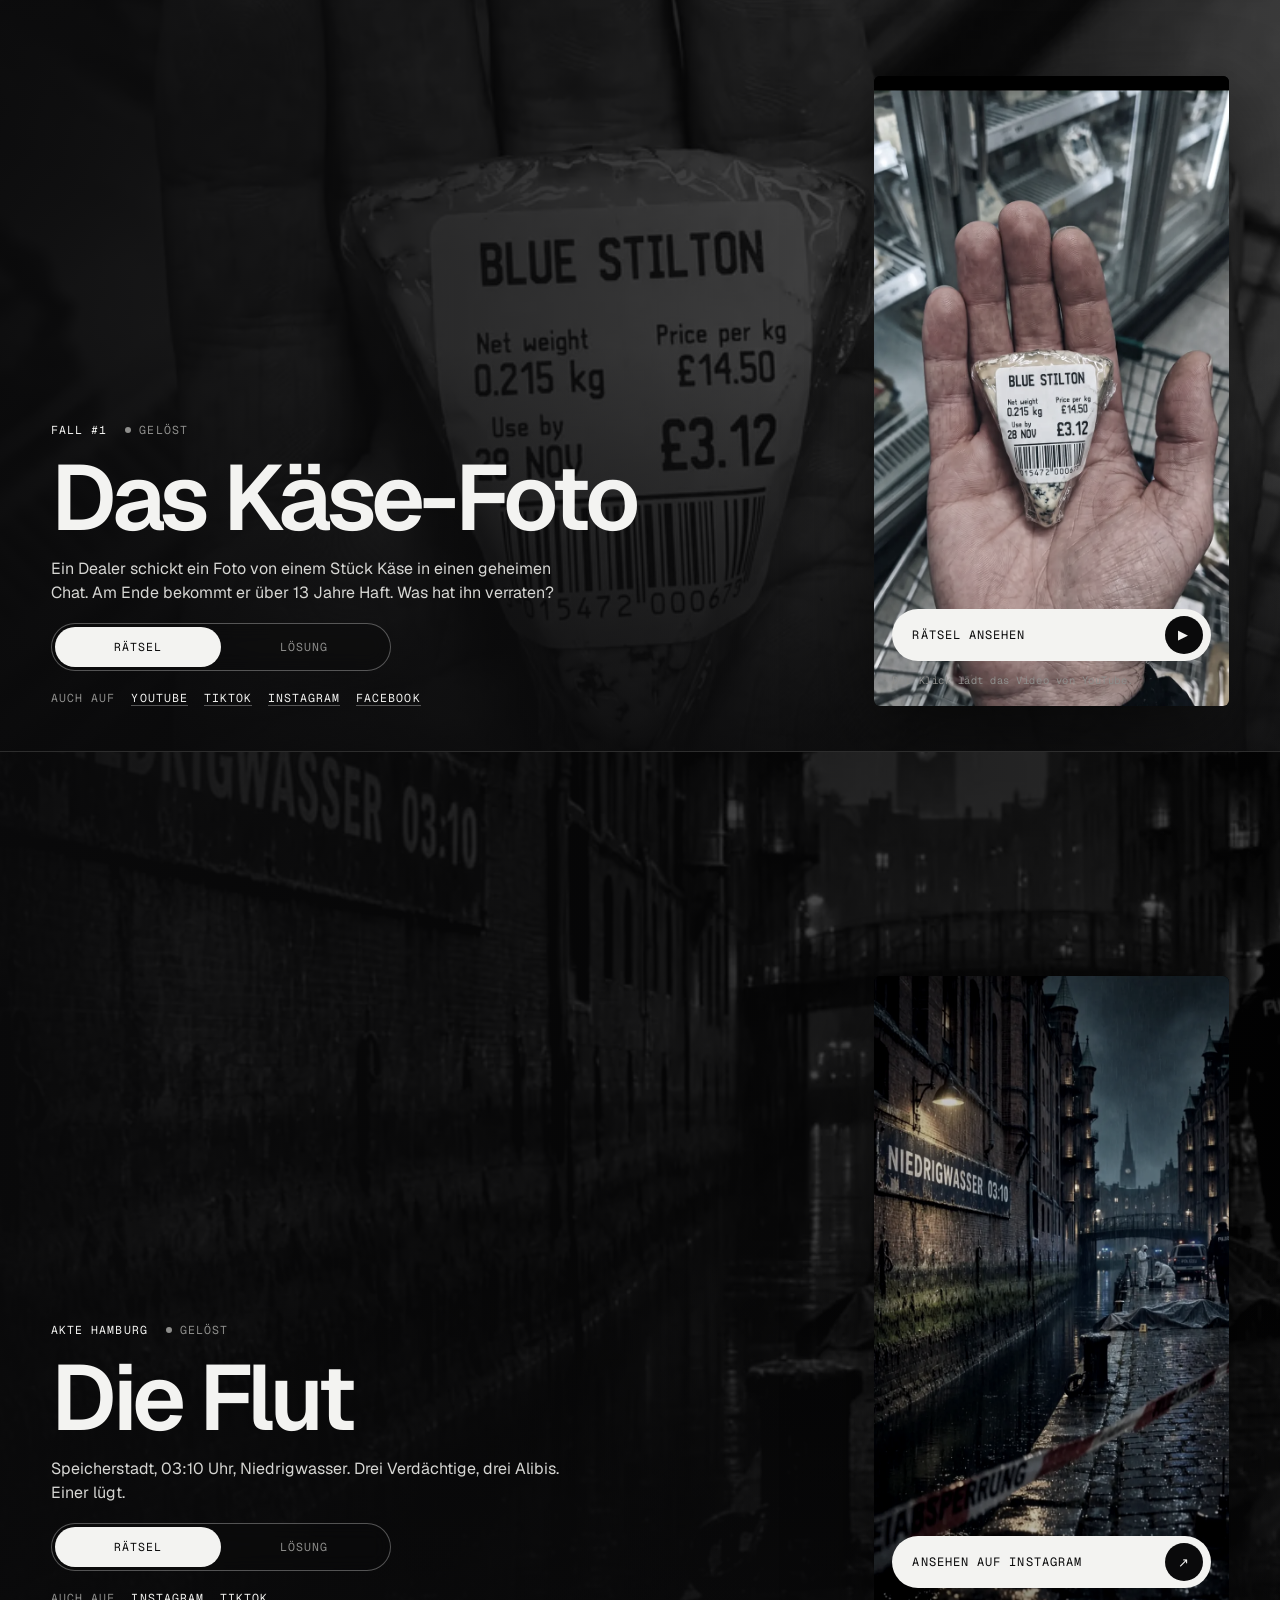
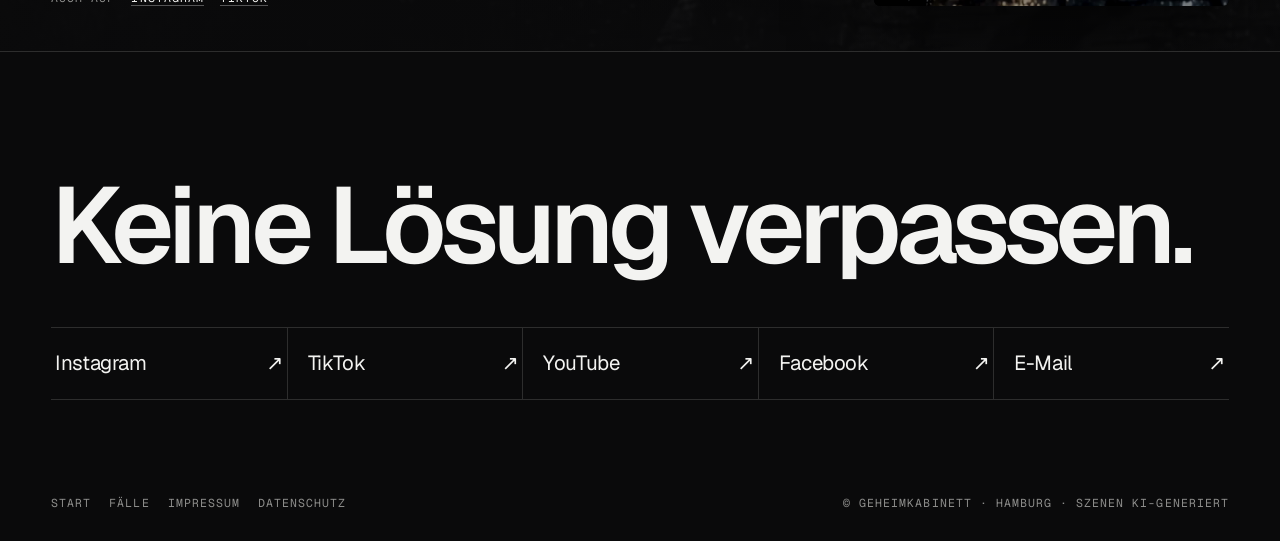
<file: test/faelle.html>
<!doctype html>
<html lang="de">
<head>
<meta charset="utf-8">
<meta name="viewport" content="width=device-width, initial-scale=1, viewport-fit=cover">
<title>Alle Fälle &amp; Lösungen – Geheimkabinett</title>
<meta name="description" content="Alle Rätsel-Fälle von Geheimkabinett an einem Ort. Erst selbst rätseln, dann die Lösung ansehen.">
<meta name="robots" content="noindex,nofollow">
<meta name="theme-color" content="#0A0A0B">
<meta property="og:title" content="Alle Fälle &amp; Lösungen – Geheimkabinett">
<meta property="og:description" content="Erst selbst rätseln, dann die Lösung ansehen.">
<meta property="og:image" content="https://geheimkabinett.de/og.jpg">
<link rel="icon" href="favicon.svg" type="image/svg+xml">
<link rel="preload" href="fonts/geist.woff2" as="font" type="font/woff2" crossorigin>
<link rel="stylesheet" href="site.css">
<style>
.intro{padding:clamp(120px,22vh,220px) var(--pad) clamp(28px,5vh,56px)}
.intro h1{font-weight:600;font-size:clamp(64px,17vw,300px);line-height:.8;letter-spacing:-.065em;margin:14px 0 0}
.intro .sub{display:grid;grid-template-columns:minmax(0,34em) 1fr;gap:20px;align-items:end;margin-top:clamp(22px,4vh,44px);padding-top:18px;border-top:1px solid var(--line-2)}
.intro p{margin:0;color:#D6D6D3}.intro ol{display:flex;flex-wrap:wrap;gap:6px 22px;justify-content:flex-end;margin:0;padding:0;list-style:none;color:var(--mute)}
@media (max-width:860px){.intro .sub{grid-template-columns:1fr}.intro ol{justify-content:flex-start}}
</style>
</head>
<body>
<header class="bar">
  <a class="brand" href="index.html" aria-label="Geheimkabinett – Startseite"><svg class="eye" id="eye" viewBox="0 36 200 130" aria-hidden="true">
      <g class="lidgroup" id="lid">
        <clipPath id="almond"><path d="M6 100 Q100 40 194 100 Q100 158 6 100 Z"/></clipPath>
        <g clip-path="url(#almond)"><g class="look" id="look"><g class="iris">
          <polygon points="116.97,97.04 145.00,98.00 116.97,98.96" fill="#C9A45C"/><polygon points="116.88,100.00 131.91,103.63 116.55,101.90" fill="#C9A45C"/><polygon points="116.28,102.90 137.02,111.48 115.62,104.71" fill="#C9A45C"/><polygon points="115.18,105.65 125.63,112.80 114.22,107.32" fill="#C9A45C"/><polygon points="113.62,108.17 134.47,126.93 112.38,109.65" fill="#C9A45C"/><polygon points="111.65,110.38 120.83,122.82 110.17,111.62" fill="#C9A45C"/><polygon points="109.32,112.22 119.70,132.12 107.65,113.18" fill="#C9A45C"/><polygon points="106.71,113.62 110.12,125.81 104.90,114.28" fill="#C9A45C"/><polygon points="103.90,114.55 107.81,142.32 102.00,114.88" fill="#C9A45C"/><polygon points="100.96,114.97 100.00,130.40 99.04,114.97" fill="#C9A45C"/><polygon points="98.00,114.88 93.16,136.80 96.10,114.55" fill="#C9A45C"/><polygon points="95.10,114.28 89.88,125.81 93.29,113.62" fill="#C9A45C"/><polygon points="92.35,113.18 77.50,136.97 90.68,112.22" fill="#C9A45C"/><polygon points="89.83,111.62 79.17,122.82 88.35,110.38" fill="#C9A45C"/><polygon points="87.62,109.65 69.82,123.33 86.38,108.17" fill="#C9A45C"/><polygon points="85.78,107.32 74.37,112.80 84.82,105.65" fill="#C9A45C"/><polygon points="84.38,104.71 57.71,113.39 83.72,102.90" fill="#C9A45C"/><polygon points="83.45,101.90 68.09,103.63 83.12,100.00" fill="#C9A45C"/><polygon points="83.03,98.96 60.60,98.00 83.03,97.04" fill="#C9A45C"/><polygon points="83.12,96.00 70.85,92.86 83.45,94.10" fill="#C9A45C"/><polygon points="83.72,93.10 57.71,82.61 84.38,91.29" fill="#C9A45C"/><polygon points="84.82,90.35 71.94,81.80 85.78,88.68" fill="#C9A45C"/><polygon points="86.38,87.83 69.82,72.67 87.62,86.35" fill="#C9A45C"/><polygon points="88.35,85.62 80.97,75.33 89.83,84.38" fill="#C9A45C"/><polygon points="90.68,83.78 77.50,59.03 92.35,82.82" fill="#C9A45C"/><polygon points="93.29,82.38 88.92,67.55 95.10,81.72" fill="#C9A45C"/><polygon points="96.10,81.45 93.16,59.20 98.00,81.12" fill="#C9A45C"/><polygon points="99.04,81.03 100.00,68.40 100.96,81.03" fill="#C9A45C"/><polygon points="102.00,81.12 107.81,53.68 103.90,81.45" fill="#C9A45C"/><polygon points="104.90,81.72 111.08,67.55 106.71,82.38" fill="#C9A45C"/><polygon points="107.65,82.82 119.70,63.88 109.32,83.78" fill="#C9A45C"/><polygon points="110.17,84.38 119.03,75.33 111.65,85.62" fill="#C9A45C"/><polygon points="112.38,86.35 134.47,69.07 113.62,87.83" fill="#C9A45C"/><polygon points="114.22,88.68 128.06,81.80 115.18,90.35" fill="#C9A45C"/><polygon points="115.62,91.29 137.02,84.52 116.28,93.10" fill="#C9A45C"/><polygon points="116.55,94.10 129.15,92.86 116.88,96.00" fill="#C9A45C"/>
          <circle cx="100" cy="98" r="14" fill="#050403"/>
          <circle cx="111" cy="87" r="4.5" fill="#ECE6D9"/>
        </g></g></g>
        <path class="lidp" d="M6 100 Q100 14 194 100 Q100 40 6 100 Z" fill="#C9A45C"/>
        <path class="lidp" d="M6 100 Q100 172 194 100 Q100 158 6 100 Z" fill="#C9A45C"/>
      </g>
    </svg><b>GEHEIMKABINETT</b></a>
  <nav class="mono"><a href="faelle.html" aria-current="page">Fälle</a><a href="index.html#folgen">Folgen</a></nav>
</header>
<main>
  <section class="intro">
    <p class="mono" id="count"></p>
    <h1>Die Fälle</h1>
    <div class="sub">
      <p>Jeder Fall steht hier mit seiner Lösung. Schau dir erst das Rätsel an. Umschalten kannst du jederzeit, aber dann ist es kein Rätsel mehr.</p>
      <ol class="mono"><li>01 Ansehen</li><li>02 Selbst lösen</li><li>03 Umschalten</li></ol>
    </div>
  </section>
  <div id="faelle"></div>
  <noscript><p class="wrap">Alle Fälle findest du auch auf <a href="https://www.youtube.com/@geheimkabinett">YouTube</a>, <a href="https://www.tiktok.com/@geheimkabinett">TikTok</a>, <a href="https://www.instagram.com/geheimkabinett/">Instagram</a> und <a href="https://www.facebook.com/geheimkabinett/">Facebook</a>.</p></noscript>
<section class="follow" id="folgen">
  <h2>Keine Lösung verpassen.</h2>
  <ul>
    <li><a href="https://www.instagram.com/geheimkabinett/" rel="noopener">Instagram<span aria-hidden="true">↗</span></a></li>
    <li><a href="https://www.tiktok.com/@geheimkabinett" rel="noopener">TikTok<span aria-hidden="true">↗</span></a></li>
    <li><a href="https://www.youtube.com/@geheimkabinett" rel="noopener">YouTube<span aria-hidden="true">↗</span></a></li>
    <li><a href="https://www.facebook.com/geheimkabinett/" rel="noopener">Facebook<span aria-hidden="true">↗</span></a></li>
    <li><a href="mailto:hallo@geheimkabinett.de">E-Mail<span aria-hidden="true">↗</span></a></li>
  </ul>
</section>
</main>
<footer class="mono">
  <span><a href="index.html">Start</a><a href="faelle.html">Fälle</a><a href="impressum.html">Impressum</a><a href="datenschutz.html">Datenschutz</a></span>
  <span>© Geheimkabinett · Hamburg · Szenen KI-generiert</span>
</footer>
<script src="faelle.js"></script>
<script>
renderFaelle(document.getElementById('faelle'));initEye();
(function(){var o=FAELLE.filter(function(f){return !(f.loesung||f.loesungText);}).length;document.getElementById('count').textContent=FAELLE.length+' Fälle · '+o+' offen';})();
</script>
</body>
</html>
</file>
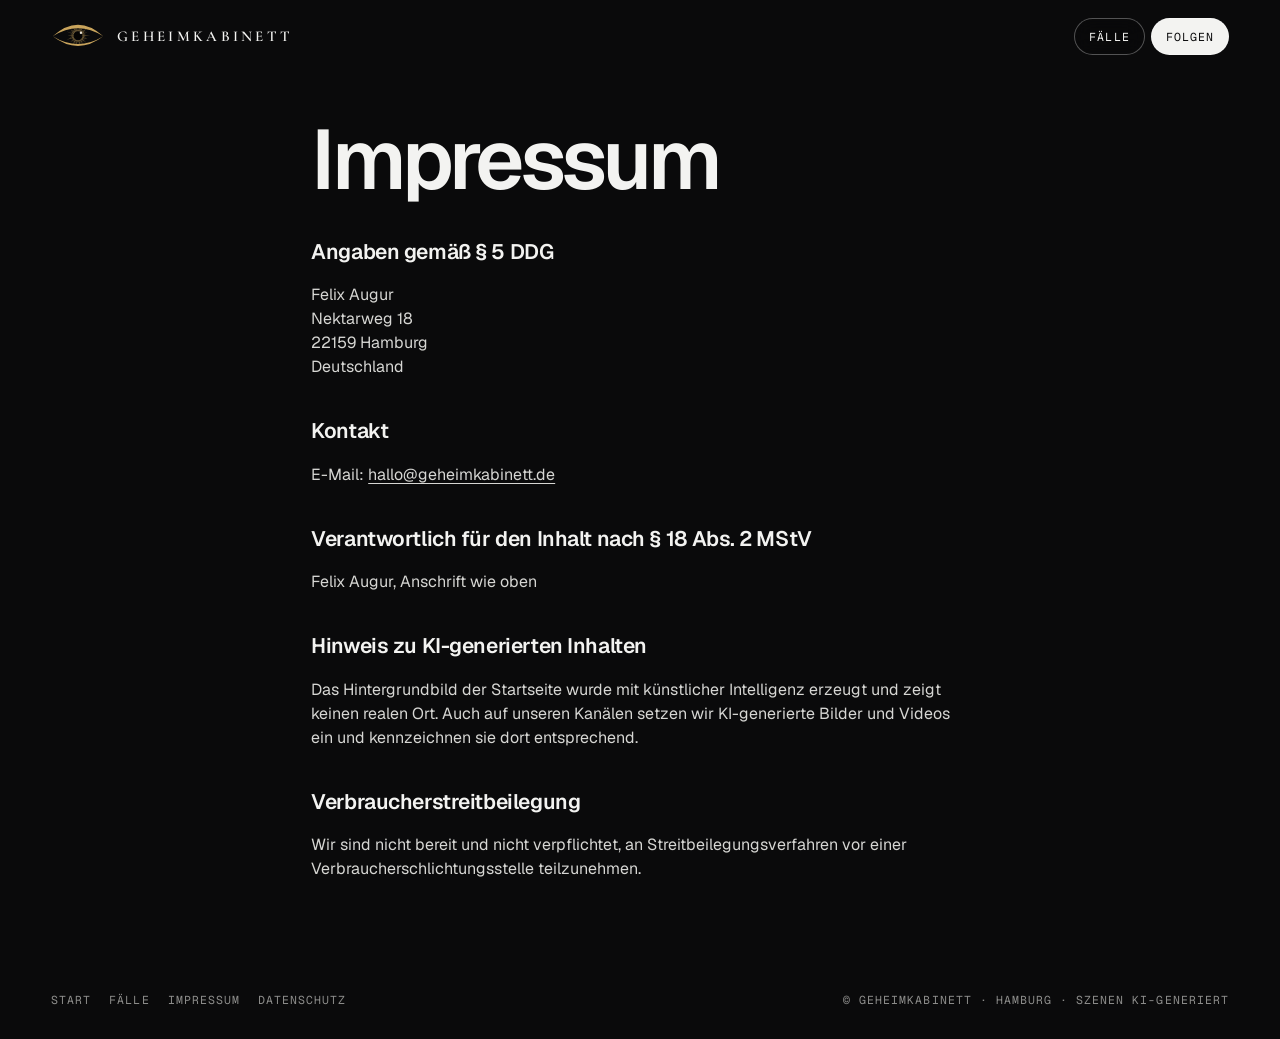
<file: test/impressum.html>
<!doctype html>
<html lang="de">
<head>
<meta charset="utf-8">
<meta name="viewport" content="width=device-width, initial-scale=1">
<title>Impressum – Geheimkabinett</title>
<meta name="robots" content="noindex">
<link rel="icon" href="favicon.svg" type="image/svg+xml">
<link rel="stylesheet" href="site.css">
</head>
<body>
<header class="bar">
  <a class="brand" href="index.html" aria-label="Geheimkabinett – Startseite"><svg class="eye" id="eye" viewBox="0 36 200 130" aria-hidden="true">
      <g class="lidgroup" id="lid">
        <clipPath id="almond"><path d="M6 100 Q100 40 194 100 Q100 158 6 100 Z"/></clipPath>
        <g clip-path="url(#almond)"><g class="look" id="look"><g class="iris">
          <polygon points="116.97,97.04 145.00,98.00 116.97,98.96" fill="#C9A45C"/><polygon points="116.88,100.00 131.91,103.63 116.55,101.90" fill="#C9A45C"/><polygon points="116.28,102.90 137.02,111.48 115.62,104.71" fill="#C9A45C"/><polygon points="115.18,105.65 125.63,112.80 114.22,107.32" fill="#C9A45C"/><polygon points="113.62,108.17 134.47,126.93 112.38,109.65" fill="#C9A45C"/><polygon points="111.65,110.38 120.83,122.82 110.17,111.62" fill="#C9A45C"/><polygon points="109.32,112.22 119.70,132.12 107.65,113.18" fill="#C9A45C"/><polygon points="106.71,113.62 110.12,125.81 104.90,114.28" fill="#C9A45C"/><polygon points="103.90,114.55 107.81,142.32 102.00,114.88" fill="#C9A45C"/><polygon points="100.96,114.97 100.00,130.40 99.04,114.97" fill="#C9A45C"/><polygon points="98.00,114.88 93.16,136.80 96.10,114.55" fill="#C9A45C"/><polygon points="95.10,114.28 89.88,125.81 93.29,113.62" fill="#C9A45C"/><polygon points="92.35,113.18 77.50,136.97 90.68,112.22" fill="#C9A45C"/><polygon points="89.83,111.62 79.17,122.82 88.35,110.38" fill="#C9A45C"/><polygon points="87.62,109.65 69.82,123.33 86.38,108.17" fill="#C9A45C"/><polygon points="85.78,107.32 74.37,112.80 84.82,105.65" fill="#C9A45C"/><polygon points="84.38,104.71 57.71,113.39 83.72,102.90" fill="#C9A45C"/><polygon points="83.45,101.90 68.09,103.63 83.12,100.00" fill="#C9A45C"/><polygon points="83.03,98.96 60.60,98.00 83.03,97.04" fill="#C9A45C"/><polygon points="83.12,96.00 70.85,92.86 83.45,94.10" fill="#C9A45C"/><polygon points="83.72,93.10 57.71,82.61 84.38,91.29" fill="#C9A45C"/><polygon points="84.82,90.35 71.94,81.80 85.78,88.68" fill="#C9A45C"/><polygon points="86.38,87.83 69.82,72.67 87.62,86.35" fill="#C9A45C"/><polygon points="88.35,85.62 80.97,75.33 89.83,84.38" fill="#C9A45C"/><polygon points="90.68,83.78 77.50,59.03 92.35,82.82" fill="#C9A45C"/><polygon points="93.29,82.38 88.92,67.55 95.10,81.72" fill="#C9A45C"/><polygon points="96.10,81.45 93.16,59.20 98.00,81.12" fill="#C9A45C"/><polygon points="99.04,81.03 100.00,68.40 100.96,81.03" fill="#C9A45C"/><polygon points="102.00,81.12 107.81,53.68 103.90,81.45" fill="#C9A45C"/><polygon points="104.90,81.72 111.08,67.55 106.71,82.38" fill="#C9A45C"/><polygon points="107.65,82.82 119.70,63.88 109.32,83.78" fill="#C9A45C"/><polygon points="110.17,84.38 119.03,75.33 111.65,85.62" fill="#C9A45C"/><polygon points="112.38,86.35 134.47,69.07 113.62,87.83" fill="#C9A45C"/><polygon points="114.22,88.68 128.06,81.80 115.18,90.35" fill="#C9A45C"/><polygon points="115.62,91.29 137.02,84.52 116.28,93.10" fill="#C9A45C"/><polygon points="116.55,94.10 129.15,92.86 116.88,96.00" fill="#C9A45C"/>
          <circle cx="100" cy="98" r="14" fill="#050403"/>
          <circle cx="111" cy="87" r="4.5" fill="#ECE6D9"/>
        </g></g></g>
        <path class="lidp" d="M6 100 Q100 14 194 100 Q100 40 6 100 Z" fill="#C9A45C"/>
        <path class="lidp" d="M6 100 Q100 172 194 100 Q100 158 6 100 Z" fill="#C9A45C"/>
      </g>
    </svg><b>GEHEIMKABINETT</b></a>
  <nav class="mono"><a href="faelle.html">Fälle</a><a href="index.html#folgen" aria-current="page">Folgen</a></nav>
</header>
<main class="legal">
<h1>Impressum</h1>
<h2>Angaben gemäß § 5 DDG</h2>
<p>Felix Augur<br>Nektarweg 18<br>22159 Hamburg<br>Deutschland</p>
<h2>Kontakt</h2>
<p>E-Mail: <a href="mailto:hallo@geheimkabinett.de">hallo@geheimkabinett.de</a></p>
<h2>Verantwortlich für den Inhalt nach § 18 Abs. 2 MStV</h2>
<p>Felix Augur, Anschrift wie oben</p>
<h2>Hinweis zu KI-generierten Inhalten</h2>
<p>Das Hintergrundbild der Startseite wurde mit künstlicher Intelligenz erzeugt und zeigt keinen realen Ort. Auch auf unseren Kanälen setzen wir KI-generierte Bilder und Videos ein und kennzeichnen sie dort entsprechend.</p>
<h2>Verbraucherstreitbeilegung</h2>
<p>Wir sind nicht bereit und nicht verpflichtet, an Streitbeilegungsverfahren vor einer Verbraucherschlichtungsstelle teilzunehmen.</p>
</main>
<footer class="mono">
  <span><a href="index.html">Start</a><a href="faelle.html">Fälle</a><a href="impressum.html">Impressum</a><a href="datenschutz.html">Datenschutz</a></span>
  <span>© Geheimkabinett · Hamburg · Szenen KI-generiert</span>
</footer>
<script src="faelle.js"></script><script>initEye();</script>
</body>
</html>
</file>
<file: test/site.css>
@font-face{font-family:"Geist";font-weight:100 900;font-display:swap;src:url(fonts/geist.woff2) format("woff2")}
@font-face{font-family:"Geist Mono";font-weight:400;font-display:swap;src:url(fonts/geist-mono.woff2) format("woff2")}
@font-face{font-family:"Cormorant Garamond";font-weight:600;font-display:swap;src:url(fonts/cormorant-600.woff2) format("woff2")}
:root{--bg:#0A0A0B;--ink:#F3F3F1;--mute:#8E8E8C;--line:rgba(255,255,255,.14);--line-2:rgba(255,255,255,.3);
  --sans:"Geist",system-ui,-apple-system,"Segoe UI",sans-serif;--mono:"Geist Mono",ui-monospace,Menlo,monospace;--pad:clamp(20px,4vw,56px)}
*{box-sizing:border-box}
html{-webkit-text-size-adjust:100%;scroll-behavior:smooth}
body{margin:0;background:var(--bg);color:var(--ink);font-family:var(--sans);font-size:16px;line-height:1.5;-webkit-font-smoothing:antialiased}
a{color:inherit}
::selection{background:var(--ink);color:var(--bg)}
.mono{font-family:var(--mono);font-size:11.5px;letter-spacing:.09em;text-transform:uppercase}
.mute{color:var(--mute)}
.wrap{padding-inline:var(--pad)}

/* Kopfzeile: liegt über allem, ohne Fläche */
.bar{position:fixed;inset:0 0 auto 0;z-index:50;display:flex;align-items:center;justify-content:space-between;gap:16px;padding:18px var(--pad);pointer-events:none}
.bar>*{pointer-events:auto}
.brand{display:flex;align-items:center;gap:12px;text-decoration:none}
.brand svg,.brand img{width:54px;height:35px;display:block}
.brand b{font-family:"Cormorant Garamond",Georgia,serif;font-weight:600;font-size:15px;letter-spacing:.22em}
.bar nav{display:flex;gap:6px}
.bar nav a{text-decoration:none;padding:9px 14px;border:1px solid var(--line-2);border-radius:99px;background:rgba(10,10,11,.35);-webkit-backdrop-filter:blur(10px);backdrop-filter:blur(10px);transition:background .2s,color .2s}
.bar nav a:hover,.bar nav a[aria-current]{background:var(--ink);color:var(--bg)}
.eye{cursor:pointer;outline:none;-webkit-tap-highlight-color:transparent}
.lidgroup{transform-box:view-box;transform-origin:100px 100px;transition:transform .22s cubic-bezier(.5,0,.3,1)}
.lidgroup.shut{transform:scaleY(.06)}
.lidgroup.blink{animation:blink .3s ease-in-out}
.look{transition:transform .3s cubic-bezier(.2,.8,.3,1)}
@keyframes blink{0%,100%{transform:scaleY(1)}45%{transform:scaleY(.06)}}

/* Fall als bildfüllende Tafel */
.case{position:relative;min-height:100svh;display:grid;grid-template-columns:minmax(0,1fr) auto;gap:clamp(24px,5vw,80px);align-items:end;padding:96px var(--pad) clamp(28px,5vh,56px);overflow:hidden;isolation:isolate;border-top:1px solid var(--line);background:var(--bg);scroll-margin-top:0}
.case .back{position:absolute;inset:0;z-index:-2;background-size:cover;background-position:center;filter:grayscale(1) contrast(1.1) brightness(.5);transform:scale(1.04);transition:filter .8s,transform 1.4s cubic-bezier(.2,.7,.2,1)}
.case::before{content:"";position:absolute;inset:0;z-index:-1;background:linear-gradient(90deg,rgba(10,10,11,.92) 0%,rgba(10,10,11,.55) 55%,rgba(10,10,11,.25) 100%),linear-gradient(0deg,rgba(10,10,11,.85),transparent 45%)}
.case:hover .back{filter:grayscale(.75) contrast(1.1) brightness(.5);transform:scale(1)}
.info{display:flex;flex-direction:column;gap:clamp(12px,2vh,22px);min-width:0;max-width:760px}
.info .top{display:flex;gap:18px;align-items:center}
.state::before{content:"";display:inline-block;width:6px;height:6px;border-radius:50%;background:var(--ink);margin-right:8px;vertical-align:1px}
.state.done{color:var(--mute)}.state.done::before{background:var(--mute)}
.case h2{font-weight:600;font-size:clamp(40px,7.2vw,124px);line-height:.9;letter-spacing:-.05em;margin:0;text-wrap:balance}
.case .teaser{max-width:32em;margin:0;font-size:clamp(15px,1.25vw,19px);color:#D6D6D3}
.switch{position:relative;display:inline-grid;grid-template-columns:1fr 1fr;width:min(100%,340px);border:1px solid var(--line-2);border-radius:99px;padding:3px;background:rgba(10,10,11,.4);-webkit-backdrop-filter:blur(10px);backdrop-filter:blur(10px)}
.switch button{position:relative;z-index:1;appearance:none;border:0;background:none;font:inherit;letter-spacing:inherit;text-transform:inherit;color:var(--mute);min-height:40px;border-radius:99px;cursor:pointer;transition:color .2s}
.switch button[aria-selected="true"]{color:var(--bg)}
.switch button:focus-visible{outline:2px solid var(--ink);outline-offset:2px}
.switch::before{content:"";position:absolute;top:3px;bottom:3px;left:3px;width:calc(50% - 3px);border-radius:99px;background:var(--ink);transition:transform .28s cubic-bezier(.6,0,.2,1)}
.case[data-view="loesung"] .switch::before{transform:translateX(100%)}
.where{display:flex;flex-wrap:wrap;gap:4px 16px;margin:0;padding:0;list-style:none;color:var(--mute)}
.where a{color:var(--ink);text-decoration:none;border-bottom:1px solid var(--line-2)}
.where a:hover{border-color:var(--ink)}

/* Hochformat-Bühne */
.stage{position:relative;height:clamp(380px,70svh,720px);aspect-ratio:9/16;border-radius:6px;overflow:hidden;background:#000;box-shadow:0 30px 80px rgba(0,0,0,.6)}
.pane{position:absolute;inset:0;display:flex;flex-direction:column;justify-content:flex-end;gap:12px;padding:18px;opacity:0;visibility:hidden;transition:opacity .3s,visibility 0s .3s}
.case[data-view="raetsel"] .pane.raetsel,.case[data-view="loesung"] .pane.loesung{opacity:1;visibility:visible;transition:opacity .3s}
.pane .pic{position:absolute;inset:0;background-size:cover;background-position:center;filter:grayscale(.55) contrast(1.05);transition:filter .5s,transform .8s cubic-bezier(.2,.7,.2,1)}
.pane.raetsel:hover .pic{filter:none;transform:scale(1.03)}
.pane.raetsel::after{content:"";position:absolute;inset:0;background:linear-gradient(0deg,rgba(0,0,0,.72),transparent 48%);pointer-events:none}
.pane.loesung{background:#111112;justify-content:center;padding:26px}
.pane>*{position:relative;z-index:1}
.pane h3{font-weight:600;font-size:26px;line-height:1.02;letter-spacing:-.035em;margin:0}
.pane p{margin:0;font-size:15px;color:#D6D6D3}
.pane .note{font-family:var(--mono);font-size:10.5px;letter-spacing:.05em;color:var(--mute)}
.play{appearance:none;display:flex;align-items:center;justify-content:space-between;gap:14px;width:100%;min-height:52px;padding:0 8px 0 20px;border:0;border-radius:99px;background:var(--ink);color:var(--bg);font-family:var(--mono);font-size:12px;letter-spacing:.09em;text-transform:uppercase;text-decoration:none;cursor:pointer;transition:transform .15s,background .2s}
.play i{display:grid;place-items:center;width:38px;height:38px;border-radius:50%;background:var(--bg);color:var(--ink);font-style:normal;font-size:13px;transition:transform .25s}
.play:hover i{transform:scale(1.1)}.play:active{transform:scale(.98)}
.play.line{background:transparent;color:var(--ink);border:1px solid var(--line-2)}.play.line i{background:var(--ink);color:var(--bg)}
.stage iframe{position:absolute;inset:0;width:100%;height:100%;border:0;background:#000;z-index:3}
.shut{width:84px;height:auto;display:block;margin-bottom:6px}

/* Abschluss */
.follow{padding:clamp(72px,14vh,160px) var(--pad) clamp(40px,8vh,80px);border-top:1px solid var(--line)}
.follow h2{font-weight:600;font-size:clamp(40px,8.4vw,150px);line-height:.88;letter-spacing:-.055em;margin:0 0 clamp(28px,6vh,64px);text-wrap:balance}
.follow ul{display:grid;grid-template-columns:repeat(auto-fit,minmax(170px,1fr));gap:0;margin:0;padding:0;list-style:none;border-top:1px solid var(--line)}
.follow a{display:flex;justify-content:space-between;align-items:center;padding:20px 4px;border-bottom:1px solid var(--line);text-decoration:none;font-size:clamp(18px,1.6vw,24px);letter-spacing:-.02em;transition:padding .25s,background .2s}
.follow a span{transition:transform .25s}
.follow a:hover{padding-inline:14px;background:rgba(255,255,255,.05)}.follow a:hover span{transform:translate(3px,-3px)}
@media (min-width:900px){.follow li+li a{border-left:1px solid var(--line);padding-left:20px}}
footer{display:flex;flex-wrap:wrap;justify-content:space-between;gap:10px 24px;padding:22px var(--pad) 30px;color:var(--mute)}
footer a{text-decoration:none;margin-right:18px}footer a:hover{color:var(--ink)}

/* Rechtstexte */
.legal{max-width:760px;margin:0 auto;padding:120px var(--pad) 72px}
.legal h1{font-weight:600;font-size:clamp(40px,7vw,84px);letter-spacing:-.05em;line-height:.95;margin:0 0 32px}
.legal h2{font-weight:600;font-size:21px;letter-spacing:-.02em;margin:36px 0 8px}
.legal p{color:#D6D6D3}.legal a{text-decoration:underline;text-underline-offset:3px}

@media (max-width:860px){
  .brand b{display:none}
  .case{grid-template-columns:1fr;align-items:start;gap:22px;padding-top:88px}
  .case::before{background:linear-gradient(0deg,rgba(10,10,11,.95) 30%,rgba(10,10,11,.6))}
  .stage{height:auto;width:100%;max-width:420px}
  .follow ul{grid-template-columns:1fr}
}
@media (prefers-reduced-motion:reduce){html{scroll-behavior:auto}*{transition:none!important;animation:none!important}}
</file>
<file: style.css>
@font-face{font-family:"Cormorant Garamond";font-weight:600;font-display:swap;src:url(fonts/cormorant-600.woff2) format("woff2")}
@font-face{font-family:"Inter";font-weight:400;font-display:swap;src:url(fonts/inter-400.woff2) format("woff2")}
:root{--bg:#0E0D0B;--gold:#C9A45C;--cream:#ECE6D9;--grey:#A89F8E}
*{box-sizing:border-box}
html,body{margin:0;background:var(--bg);color:var(--cream);font-family:Inter,system-ui,sans-serif;line-height:1.6}
a{color:var(--gold)}a:hover{color:#E0C489}
.wrap{min-height:100vh;display:flex;flex-direction:column;align-items:center;justify-content:center;padding:48px 24px;text-align:center;gap:28px}
.mark{width:min(200px,45vw);height:auto}
h1{font-family:"Cormorant Garamond",Georgia,serif;font-weight:600;font-size:clamp(30px,7vw,64px);letter-spacing:.22em;margin:0 -.22em 0 0;line-height:1.1}
.rule{width:120px;height:1px;background:var(--gold)}
.tag{font-size:clamp(12px,2.4vw,16px);letter-spacing:.4em;text-transform:uppercase;color:var(--grey);margin:0 -.4em 0 0}
.lead{max-width:34em;color:var(--cream);margin:8px 0 0}
.links{display:flex;flex-wrap:wrap;gap:12px;justify-content:center;list-style:none;padding:0;margin:0}
.links a{display:inline-block;min-height:44px;padding:11px 22px;border:1px solid var(--gold);border-radius:999px;text-decoration:none;letter-spacing:.08em}
.links a:hover{background:var(--gold);color:var(--bg)}
footer{padding:24px;text-align:center;font-size:14px;color:var(--grey)}
footer a{color:var(--grey);margin:0 10px}
.legal{max-width:760px;margin:0 auto;padding:56px 24px;text-align:left}
.legal h1{font-size:40px;letter-spacing:.12em;margin-bottom:24px}
.legal h2{font-family:"Cormorant Garamond",Georgia,serif;font-size:26px;color:var(--gold);margin:32px 0 8px}
.back{display:inline-block;margin-bottom:24px}
</file>
